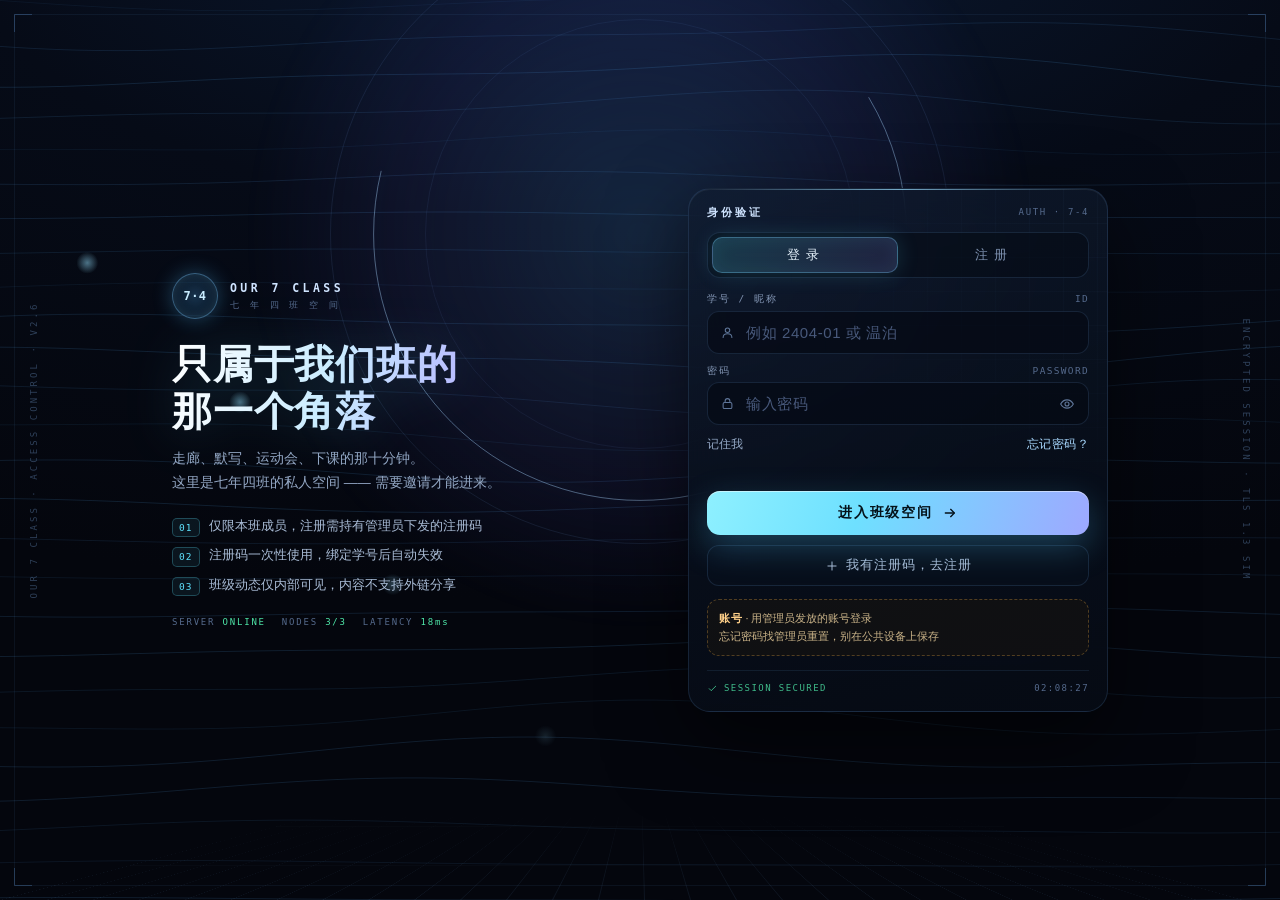
<file: public/index.html>
<!DOCTYPE html>
<html lang="zh-CN">
<head>
<meta charset="UTF-8">
<meta name="viewport" content="width=device-width, initial-scale=1, viewport-fit=cover, maximum-scale=1">
<meta name="theme-color" content="#04060d">
<title>七年四班在朋友圈 · OUR 7 CLASS</title>
<style>
:root{
  --bg:#04060d;
  --panel:rgba(11,19,33,.62);
  --panel-2:rgba(8,14,26,.8);
  --line:rgba(120,185,255,.14);
  --line-2:rgba(120,185,255,.3);
  --ink:#e7f0fd;
  --dim:#8194b2;
  --dim-2:#556a8c;
  --cyan:#5fe3ff;
  --violet:#a08cff;
  --amber:#ffb648;
  --r:18px;
}
*{box-sizing:border-box;-webkit-tap-highlight-color:transparent}
html,body{margin:0;padding:0;max-width:100%;overflow-x:hidden}
body{
  background:var(--bg);
  color:var(--ink);
  font-family:-apple-system,BlinkMacSystemFont,"PingFang SC","Hiragino Sans GB","Microsoft YaHei",sans-serif;
  -webkit-font-smoothing:antialiased;
  min-height:100vh;
  overflow-x:hidden;
}
button{font:inherit;color:inherit;background:none;border:0;padding:0;cursor:pointer}

/* ---------- 科幻背景 ---------- */
.bg{position:fixed;inset:0;z-index:0;overflow:hidden;pointer-events:none;background:
  radial-gradient(120% 80% at 50% -10%, #0b1a33 0%, #060b17 42%, #04060d 100%);}
#waves{position:absolute;inset:0;width:100%;height:100%;opacity:.9}
.bg-glow{position:absolute;left:50%;top:34%;width:min(120vw,760px);aspect-ratio:1;
  transform:translate(-50%,-50%);
  background:radial-gradient(circle, rgba(90,170,255,.16) 0%, rgba(90,120,255,.07) 42%, transparent 68%);
  filter:blur(6px)}
.rings{position:absolute;left:50%;top:34%;width:1px;height:1px}
.ring{position:absolute;left:50%;top:50%;border-radius:50%;transform:translate(-50%,-50%);
  border:1px solid rgba(130,180,255,.09)}
.r1{width:340px;height:340px;border-color:rgba(130,180,255,.11)}
.r2{width:520px;height:520px}
.r3{width:740px;height:740px;border-color:rgba(130,180,255,.06)}
.arc{position:absolute;left:50%;top:50%;width:600px;height:600px;transform:translate(-50%,-50%);
  animation:spin 46s linear infinite}
.arc circle{fill:none;stroke:rgba(170,215,255,.5);stroke-width:1.2;stroke-linecap:round;
  stroke-dasharray:1180 700;filter:drop-shadow(0 0 6px rgba(120,200,255,.5))}
@keyframes spin{to{transform:translate(-50%,-50%) rotate(360deg)}}
.deco{position:fixed;z-index:1;font:10px/1.6 ui-monospace,"SF Mono",Menlo,monospace;
  letter-spacing:.32em;color:rgba(110,150,200,.45);text-transform:uppercase;pointer-events:none}
.deco.tl{left:22px;top:22px}
.deco.tr{right:22px;top:22px;text-align:right}
.deco.bl{left:22px;bottom:22px}
.deco.br{right:22px;bottom:22px;text-align:right}
.bracket{position:fixed;width:16px;height:16px;border:1px solid rgba(120,180,255,.22);z-index:1;pointer-events:none}
.bracket.a{left:16px;top:16px;border-right:0;border-bottom:0}
.bracket.b{right:16px;top:16px;border-left:0;border-bottom:0}
.bracket.c{left:16px;bottom:16px;border-right:0;border-top:0}
.bracket.d{right:16px;bottom:16px;border-left:0;border-top:0}
@media (max-width:820px){.deco,.bracket{display:none}}

/* ---------- 外壳 ---------- */
.app{position:relative;z-index:2;width:100%;max-width:560px;margin:0 auto;
  padding:0 15px 118px}

/* ---------- 顶栏 ---------- */
.nav{position:sticky;top:0;z-index:30;display:flex;align-items:center;gap:8px;
  padding:calc(env(safe-area-inset-top) + 10px) 0 12px;
  background:linear-gradient(to bottom,rgba(4,6,13,.94) 58%,rgba(4,6,13,0));
  backdrop-filter:blur(16px);-webkit-backdrop-filter:blur(16px)}
.nav-side{display:flex;gap:8px}
.ic{width:36px;height:36px;display:grid;place-items:center;border-radius:50%;
  border:1px solid var(--line);background:rgba(13,22,38,.6);color:#b9cde7;
  backdrop-filter:blur(10px);transition:.18s}
.ic:active{transform:scale(.92)}
.ic:hover{border-color:var(--line-2);color:#fff}
.ic svg{width:17px;height:17px;stroke:currentColor;fill:none;stroke-width:1.7;
  stroke-linecap:round;stroke-linejoin:round}
.brand{flex:1;min-width:0;text-align:center}
.brand b{display:block;font:600 12.5px/1.2 ui-monospace,"SF Mono",Menlo,monospace;
  letter-spacing:.28em;color:#dcecff;white-space:nowrap;overflow:hidden;text-overflow:ellipsis}
.brand span{display:block;margin-top:4px;font:9.5px/1 ui-monospace,Menlo,monospace;
  letter-spacing:.3em;color:var(--dim-2)}
.exit{width:auto;padding:0 12px;border-radius:20px;gap:6px;display:flex;align-items:center;font-size:11.5px;
  letter-spacing:.1em;color:#93a9c6}
.exit svg{width:14px;height:14px}

/* ---------- 班级封面 ---------- */
.cover{position:relative;margin-top:4px;border:1px solid var(--line);border-radius:22px;
  overflow:hidden;padding:16px 16px 14px;min-height:118px;
  display:flex;align-items:flex-end;justify-content:space-between;gap:12px;
  background:
    linear-gradient(118deg,rgba(26,62,104,.62) 0%,rgba(46,30,92,.55) 52%,rgba(6,12,22,.72) 100%);
  box-shadow:0 18px 50px rgba(0,0,0,.45),inset 0 1px 0 rgba(255,255,255,.06)}
.cover::before{content:"";position:absolute;inset:0;pointer-events:none;opacity:.5;
  background-image:linear-gradient(rgba(140,200,255,.09) 1px,transparent 1px),
                   linear-gradient(90deg,rgba(140,200,255,.09) 1px,transparent 1px);
  background-size:38px 38px;
  mask-image:radial-gradient(120% 100% at 90% 0%,#000 20%,transparent 78%);
  -webkit-mask-image:radial-gradient(120% 100% at 90% 0%,#000 20%,transparent 78%)}
.cover::after{content:"";position:absolute;right:-40px;top:-60px;width:220px;height:220px;border-radius:50%;
  background:radial-gradient(circle,rgba(120,190,255,.28),transparent 62%);filter:blur(4px)}
.cover-main{position:relative;z-index:2}
.cover-kicker{font:9.5px/1 ui-monospace,Menlo,monospace;letter-spacing:.34em;color:rgba(160,205,255,.62);
  text-transform:uppercase}
.cover-name{margin-top:9px;font-size:21px;font-weight:700;letter-spacing:.06em;color:#fff;
  text-shadow:0 0 22px rgba(110,200,255,.45)}
.cover-sub{margin-top:6px;font-size:11.5px;color:#93a9c6;letter-spacing:.04em}
.cover-stats{position:relative;z-index:2;display:flex;gap:14px;text-align:right}
.cover-stats i{display:block;font-style:normal;font:600 17px/1 ui-monospace,Menlo,monospace;color:#dff2ff}
.cover-stats u{display:block;text-decoration:none;margin-top:5px;font-size:9.5px;letter-spacing:.16em;color:var(--dim-2)}
.emblem{position:absolute;right:14px;top:14px;width:44px;height:44px;border-radius:50%;
  display:grid;place-items:center;font:600 12px/1 ui-monospace,Menlo,monospace;letter-spacing:.04em;
  color:#bfe9ff;border:1px solid rgba(120,200,255,.4);
  background:radial-gradient(circle,rgba(80,180,255,.22),rgba(6,14,26,.6));
  box-shadow:0 0 18px rgba(80,190,255,.35),inset 0 0 12px rgba(120,210,255,.2)}

/* ---------- 功能按钮 ---------- */
.acts{display:grid;grid-template-columns:repeat(3,1fr);gap:9px;margin-top:11px}
.btn{display:flex;flex-direction:column;align-items:center;gap:7px;padding:12px 5px 11px;
  border:1px solid var(--line);border-radius:15px;background:var(--panel);
  font-size:12.5px;letter-spacing:.02em;color:#cfdcef;
  backdrop-filter:blur(12px);-webkit-backdrop-filter:blur(12px);
  transition:transform .16s,border-color .16s,background .16s,color .16s,box-shadow .16s}
.btn svg{width:19px;height:19px;stroke:currentColor;fill:none;stroke-width:1.6;
  stroke-linecap:round;stroke-linejoin:round;opacity:.92}
.btn:hover{border-color:var(--line-2);background:rgba(20,38,62,.72);color:#fff;transform:translateY(-1px)}
.btn:active{transform:scale(.97)}
.btn.on{color:var(--cyan);border-color:rgba(95,227,255,.42);
  background:rgba(18,52,74,.6);box-shadow:inset 0 0 26px rgba(95,227,255,.12),0 0 20px rgba(95,227,255,.08)}

/* ---------- 标题区 ---------- */
.sec{margin:26px 0 13px}
.kicker{display:flex;align-items:center;gap:9px;
  font:10px/1 ui-monospace,"SF Mono",Menlo,monospace;letter-spacing:.32em;
  color:var(--dim-2);text-transform:uppercase}
.kicker::after{content:"";flex:1;height:1px;background:linear-gradient(90deg,rgba(120,185,255,.28),transparent)}
.title{margin:11px 0 0;font-size:31px;font-weight:800;letter-spacing:.05em;line-height:1.16;
  background:linear-gradient(100deg,#ffffff 0%,#c9ecff 38%,#b7b6ff 72%,#ffffff 100%);
  -webkit-background-clip:text;background-clip:text;color:transparent;
  filter:drop-shadow(0 2px 24px rgba(95,227,255,.22))}
.subline{margin-top:9px;display:flex;align-items:center;gap:10px;
  font:10px/1 ui-monospace,Menlo,monospace;letter-spacing:.2em;color:var(--dim-2)}
.live{display:inline-flex;align-items:center;gap:6px;color:var(--cyan)}
.live i{width:5px;height:5px;border-radius:50%;background:var(--cyan);
  box-shadow:0 0 8px var(--cyan);animation:pulse 2.2s ease-in-out infinite}
@keyframes pulse{0%,100%{opacity:.35;transform:scale(.85)}50%{opacity:1;transform:scale(1.15)}}

/* ---------- 动态流 ---------- */
.feed{display:flex;gap:10px;align-items:flex-start}
.col{flex:1;min-width:0;display:flex;flex-direction:column;gap:10px}
.card{position:relative;min-width:0;max-width:100%;border:1px solid var(--line);border-radius:16px;overflow:hidden;
  background:var(--panel);backdrop-filter:blur(14px);-webkit-backdrop-filter:blur(14px);
  box-shadow:0 14px 34px rgba(0,0,0,.38);transition:transform .2s,border-color .2s,box-shadow .2s}
.card:hover{transform:translateY(-2px);border-color:rgba(120,185,255,.28);
  box-shadow:0 20px 44px rgba(0,0,0,.5),0 0 0 1px rgba(95,227,255,.06)}
.ph{position:relative;overflow:hidden;background:#070c16;line-height:0}
.ph svg{display:block;width:100%;height:auto}
.ph::after{content:"";position:absolute;inset:0;pointer-events:none;
  background:
    linear-gradient(to top,rgba(4,8,16,.82),rgba(4,8,16,0) 46%),
    repeating-linear-gradient(to bottom,rgba(180,225,255,.045) 0 1px,transparent 1px 3px)}
.ph-date{position:absolute;left:9px;top:9px;z-index:2;
  font:9.5px/1 ui-monospace,Menlo,monospace;letter-spacing:.16em;color:#d5ecff;
  padding:5px 7px;border-radius:6px;border:1px solid rgba(150,215,255,.28);
  background:rgba(6,14,26,.55);backdrop-filter:blur(6px)}
.ph-no{position:absolute;right:9px;top:9px;z-index:2;font:9px/1 ui-monospace,Menlo,monospace;
  letter-spacing:.14em;color:rgba(170,215,255,.65)}
.body{padding:10px 11px 8px;min-width:0}
.who{display:flex;align-items:center;gap:6px;min-width:0;font-size:11.5px;color:#c9d9ee;letter-spacing:.02em;
  white-space:nowrap;overflow:hidden;text-overflow:ellipsis}
.who .av{flex:0 0 auto;width:18px;height:18px;border-radius:50%;display:grid;place-items:center;
  font-size:9px;color:#0a1424;background:linear-gradient(140deg,#7fe6ff,#8f8bff);
  box-shadow:0 0 10px rgba(120,200,255,.35)}
.who .dot{color:var(--dim-2)}
.cap{margin:7px 0 0;font-size:12px;line-height:1.55;color:#9fb2cb;
  display:-webkit-box;-webkit-line-clamp:2;-webkit-box-orient:vertical;overflow:hidden}
.bar{display:flex;align-items:center;gap:4px;margin-top:9px;padding-top:8px;
  border-top:1px solid rgba(120,185,255,.1)}
.act{display:flex;align-items:center;gap:4px;padding:3px 6px;flex:0 0 auto;border-radius:8px;
  font:10.5px/1 ui-monospace,Menlo,monospace;color:#7186a6;transition:.16s}
.act svg{width:14px;height:14px;stroke:currentColor;fill:none;stroke-width:1.6;
  stroke-linecap:round;stroke-linejoin:round}
.act:hover{color:#cfe6ff;background:rgba(120,185,255,.08)}
.act.on{color:#ff7fa8}
.act.on.star{color:var(--amber)}
.act.on svg{fill:currentColor}
.act .n{font-size:9.5px;letter-spacing:.02em}
.pinrow{display:flex;align-items:center;justify-content:center;gap:5px;margin-top:9px;padding:6px 0;
  border-radius:9px;border:1px solid rgba(95,227,255,.26);background:rgba(95,227,255,.06);
  font:9.5px/1 ui-monospace,Menlo,monospace;letter-spacing:.14em;color:var(--cyan)}
.pinrow svg{width:11px;height:11px;stroke:currentColor;fill:none;stroke-width:1.6;
  stroke-linecap:round;stroke-linejoin:round}
.pin{margin-left:auto;font:9px/1 ui-monospace,Menlo,monospace;letter-spacing:.12em;color:var(--cyan);
  padding:4px 6px;border-radius:5px;border:1px solid rgba(95,227,255,.3);background:rgba(95,227,255,.08);
  white-space:nowrap}

/* 公示卡 */
.notice{border-color:rgba(255,182,72,.26);
  background:linear-gradient(168deg,rgba(40,29,13,.5) 0%,rgba(16,20,34,.72) 46%,rgba(9,14,25,.82) 100%)}
.notice::before{content:"";position:absolute;left:0;top:14px;bottom:14px;width:2px;border-radius:2px;
  background:linear-gradient(to bottom,rgba(255,182,72,0),var(--amber),rgba(255,182,72,0));
  box-shadow:0 0 14px rgba(255,182,72,.6)}
.n-head{display:flex;align-items:center;gap:7px;padding:11px 11px 0;min-width:0}
.n-tag{font:600 10px/1 ui-monospace,Menlo,monospace;letter-spacing:.22em;color:#0a0f1c;
  padding:5px 8px;border-radius:5px;background:linear-gradient(120deg,#ffd089,#ffab3d);
  box-shadow:0 0 16px rgba(255,175,65,.35)}
.n-pin{margin-left:auto;font:9px/1 ui-monospace,Menlo,monospace;letter-spacing:.16em;color:rgba(255,190,110,.75)}
.n-body{padding:9px 11px 0}
.n-who{font-size:11px;color:#cbb489;letter-spacing:.04em}
.n-text{margin:7px 0 0;font-size:13px;line-height:1.62;color:#efe4d2}
.n-text b{color:#fff;font-weight:700;letter-spacing:.02em}
.n-warn{display:inline-block;margin-top:8px;font:600 11px/1 ui-monospace,Menlo,monospace;
  letter-spacing:.2em;color:#ff9a4d;text-shadow:0 0 14px rgba(255,120,60,.55)}
.n-foot{display:flex;align-items:center;gap:6px;margin-top:10px;padding:8px 11px 10px;
  border-top:1px solid rgba(255,182,72,.14);font:9.5px/1 ui-monospace,Menlo,monospace;
  letter-spacing:.1em;color:#8d7f6c}
.n-foot .ok{color:#7fd7ff}

/* 底部 tab */
.tabbar{position:fixed;left:0;right:0;bottom:0;z-index:40;display:flex;justify-content:center;
  padding:10px 15px calc(10px + env(safe-area-inset-bottom));
  background:linear-gradient(to top,rgba(4,6,13,.97) 30%,rgba(4,6,13,.7) 64%,rgba(4,6,13,0));
  backdrop-filter:blur(10px);-webkit-backdrop-filter:blur(10px)}
.tabs{width:100%;max-width:530px;display:flex;justify-content:space-around;align-items:center;
  border:1px solid var(--line);border-radius:20px;background:rgba(10,17,30,.82);
  padding:7px 4px;box-shadow:0 14px 40px rgba(0,0,0,.55)}
.tab{position:relative;flex:1;display:flex;flex-direction:column;align-items:center;gap:4px;
  padding:5px 0 4px;border-radius:14px;color:#6d81a0;font-size:10.5px;letter-spacing:.08em;transition:.18s}
.tab svg{width:19px;height:19px;stroke:currentColor;fill:none;stroke-width:1.6;
  stroke-linecap:round;stroke-linejoin:round}
.tab.active{color:var(--cyan)}
.tab.active::before{content:"";position:absolute;top:-1px;width:20px;height:2px;border-radius:2px;
  background:var(--cyan);box-shadow:0 0 10px var(--cyan)}
.tab:active{transform:scale(.95)}

/* 公告堆叠 / 置顶标记 */
#noticeFeed{display:flex;flex-direction:column;gap:10px}
#noticeFeed:empty{display:none}
.card[hidden]{display:none!important}
.card.pinned{border-color:rgba(95,227,255,.38);
  box-shadow:0 18px 44px rgba(0,0,0,.5),0 0 0 1px rgba(95,227,255,.12)}
.pin-flag{position:absolute;right:8px;top:8px;z-index:3;
  font:8.5px/1 ui-monospace,Menlo,monospace;letter-spacing:.14em;color:#061420;
  padding:4px 6px;border-radius:5px;background:linear-gradient(120deg,#8be9ff,#5fe3ff);
  box-shadow:0 0 14px rgba(95,227,255,.4)}

/* 评论抽屉 */
.c-mask{position:fixed;inset:0;z-index:70;display:none;background:rgba(2,5,10,.62);
  backdrop-filter:blur(3px);-webkit-backdrop-filter:blur(3px)}
.c-mask.on{display:block}
.c-sheet{position:fixed;left:0;right:0;bottom:0;z-index:71;display:none;
  padding:0 12px calc(12px + env(safe-area-inset-bottom))}
.c-sheet.on{display:block}
.c-in{max-width:540px;margin:0 auto;border:1px solid var(--line-2);border-radius:18px;overflow:hidden;
  background:linear-gradient(175deg,rgba(16,30,50,.99),rgba(7,12,22,.99));
  box-shadow:0 -18px 60px rgba(0,0,0,.6)}
.c-hd{display:flex;align-items:center;gap:8px;padding:12px 14px;border-bottom:1px solid var(--line);
  font-size:12.5px;color:#cfe2f7;letter-spacing:.04em}
.c-hd b{font-weight:600}
.c-hd small{font:8.5px/1 ui-monospace,Menlo,monospace;letter-spacing:.16em;color:var(--dim-2)}
.c-hd .sp{flex:1}
.c-close{width:28px;height:28px;display:grid;place-items:center;border-radius:50%;
  border:1px solid var(--line);color:#9db3d0}
.c-close svg{width:13px;height:13px;stroke:currentColor;fill:none;stroke-width:1.8;stroke-linecap:round}
.c-list{max-height:42vh;overflow:auto;padding:4px 0}
.c-item{display:flex;gap:9px;padding:9px 14px}
.c-item .av{width:26px;height:26px;flex:0 0 auto;border-radius:9px;display:grid;place-items:center;
  font-size:10px;color:#0a1424;background:linear-gradient(140deg,#7fe6ff,#8f8bff)}
.c-item .cb{flex:1;min-width:0;font-size:12px;line-height:1.6;color:#a9bdd8;word-break:break-word}
.c-item .cb b{display:block;font-size:10.5px;color:#d6e6f8;margin-bottom:3px;font-weight:600}
.c-item time{display:block;margin-top:3px;font:8.5px/1 ui-monospace,Menlo,monospace;color:var(--dim-2)}
.c-empty{padding:22px 14px;text-align:center;font-size:11.5px;color:#5f7397}
.c-form{display:flex;gap:8px;padding:10px 12px;border-top:1px solid var(--line)}
.c-form input{flex:1;min-width:0;height:38px;padding:0 12px;border-radius:10px;border:1px solid var(--line);
  background:rgba(4,10,20,.7);color:#e7f0fd;font-size:16px;outline:none}
.c-form input::placeholder{color:#4e6483}
.c-form input:focus{border-color:rgba(95,227,255,.45)}
.c-form button{padding:0 15px;border-radius:10px;border:1px solid rgba(95,227,255,.35);
  background:rgba(95,227,255,.1);color:var(--cyan);font-size:12px;letter-spacing:.08em}

/* toast */
.toast{position:fixed;left:50%;bottom:calc(96px + env(safe-area-inset-bottom));z-index:60;
  transform:translate(-50%,14px);opacity:0;pointer-events:none;
  padding:9px 15px;border-radius:12px;border:1px solid rgba(120,185,255,.26);
  background:rgba(10,20,34,.94);backdrop-filter:blur(12px);
  font:11.5px/1 -apple-system,"PingFang SC",sans-serif;letter-spacing:.06em;color:#cfe6ff;
  box-shadow:0 12px 34px rgba(0,0,0,.5);transition:opacity .24s,transform .24s;white-space:nowrap}
.toast.show{opacity:1;transform:translate(-50%,0)}

/* 入场 */
.fade{animation:rise .55s cubic-bezier(.22,.7,.3,1)}
@keyframes rise{from{opacity:0;transform:translateY(10px)}to{opacity:1;transform:none}}
@media (prefers-reduced-motion:reduce){
  .fade,.arc,.live i{animation:none}
}
@media (max-width:360px){
  .title{font-size:27px}
  .cover{padding:14px 13px 12px}
  .btn{font-size:11.5px;padding:10px 4px}
}
</style>
<link rel="stylesheet" href="manage.css?v=11">
<link rel="stylesheet" href="upload.css?v=5">
<link rel="stylesheet" href="report.css?v=4">
<link rel="stylesheet" href="points.css?v=1">
<link rel="stylesheet" href="polls.css?v=4">
<link rel="stylesheet" href="tools.css?v=2">
</head>
<body>

<!-- 背景 -->
<div class="bg" aria-hidden="true">
  <canvas id="waves"></canvas>
  <div class="bg-glow"></div>
  <div class="rings">
    <div class="ring r1"></div>
    <div class="ring r2"></div>
    <div class="ring r3"></div>
    <svg class="arc" viewBox="0 0 600 600"><circle cx="300" cy="300" r="296"/></svg>
  </div>
</div>
<div class="deco tl">OUR 7 CLASS · FEED</div>
<div class="deco tr">UNIFIED CLASS LAYER</div>
<div class="deco bl">POWERED BY 七年四班</div>
<div class="deco br">ALL SYSTEMS NOMINAL</div>
<span class="bracket a"></span><span class="bracket b"></span>
<span class="bracket c"></span><span class="bracket d"></span>

<div class="app">

  <!-- 顶栏 -->
  <header class="nav">
    <div class="nav-side">
      <button class="ic" id="back" aria-label="返回">
        <svg viewBox="0 0 24 24"><path d="M15 5l-7 7 7 7"/></svg>
      </button>
      <button class="ic" id="search" aria-label="搜索">
        <svg viewBox="0 0 24 24"><circle cx="11" cy="11" r="6.5"/><path d="M16 16l4 4"/></svg>
      </button>
    </div>
    <div class="brand">
      <b>OUR 7 CLASS</b>
      <span>七 年 四 班</span>
    </div>
    <div class="nav-side">
      <button class="ic exit" id="exit">
        <svg viewBox="0 0 24 24"><path d="M14 4h5v16h-5"/><path d="M4 12h10"/><path d="M11 8l4 4-4 4"/></svg>
        <span>退出</span>
      </button>
    </div>
  </header>

  <!-- 班级封面 -->
  <section class="cover fade" style="animation-delay:.02s">
    <div class="emblem">7·4</div>
    <div class="cover-main">
      <div class="cover-kicker">CLASS SPACE / 2026</div>
      <div class="cover-name">七年四班</div>
      <div class="cover-sub">走廊、默写、运动会，都记在这里</div>
    </div>
    <div class="cover-stats">
      <div><i id="statMembers">0</i><u>成员</u></div>
      <div><i id="statPosts">0</i><u>动态</u></div>
      <div><i id="statPins">0</i><u>置顶</u></div>
    </div>
  </section>

  <!-- 功能按钮 -->
  <section class="acts fade" style="animation-delay:.06s">
    <button class="btn" id="membersBtn">
      <svg viewBox="0 0 24 24"><circle cx="9" cy="8" r="3.2"/><path d="M3 20c0-3.3 2.7-5.5 6-5.5s6 2.2 6 5.5"/><path d="M16 5.2a3 3 0 010 5.6"/><path d="M17.5 14.6c2.1.7 3.5 2.4 3.5 4.9"/></svg>
      成员
    </button>
    <button class="btn" id="lockBtn">
      <svg viewBox="0 0 24 24"><rect x="5" y="10.5" width="14" height="9.5" rx="2.2"/><path d="M8.2 10.5V8a3.8 3.8 0 017.6 0v2.5"/><path d="M12 14.6v2.2"/></svg>
      <span id="lockLabel">锁定</span>
    </button>
    <button class="btn" id="adminBtn">
      <svg viewBox="0 0 24 24"><path d="M4 7h16"/><path d="M7 12h13"/><path d="M10 17h10"/><circle cx="4.6" cy="12" r="1.1"/><circle cx="7.6" cy="17" r="1.1"/></svg>
      管理
    </button>
    <button class="btn" id="photoBtn">
      <svg viewBox="0 0 24 24"><rect x="3.5" y="5" width="17" height="14" rx="2.4"/><circle cx="9" cy="10" r="1.8"/><path d="M4.5 16.5l5-4.6 4 3.4 2.6-2.2 3.4 3"/></svg>
      上传照片
    </button>
    <button class="btn" id="textBtn">
      <svg viewBox="0 0 24 24"><path d="M5 7h14"/><path d="M5 12h9"/><path d="M5 17h6"/><path d="M17.5 12.5l3 3-4.2 4.2-3.4.4.4-3.4z"/></svg>
      上传文字
    </button>
    <button class="btn" id="toolsBtn">
      <svg viewBox="0 0 24 24"><path d="M14.5 4.5l5 5-3 1.2-3.2-3.2z"/><path d="M13 6.8l-8 8v3.2h3.2l8-8"/><path d="M6 20h12"/></svg>
      小工具
    </button>
  </section>

  <!-- 标题 -->
  <div class="sec fade" style="animation-delay:.1s">
    <div class="kicker">CLASS FEED · 班级动态</div>
    <h1 class="title">七年四班在朋友圈</h1>
    <div class="subline">
      <span class="live"><i></i>LIVE</span>
      <span>2026.11.02</span>
      <span>· <b id="feedCount" style="font-weight:400">0</b> 条动态</span>
    </div>
  </div>

  <!-- 动态流 -->
  <div class="feed">

    <!-- 左列 -->
    <div class="col">


    </div>

    <!-- 右列 -->
    <div class="col">

      <div id="noticeFeed"></div>


    </div>
  </div>
</div>

<!-- 积分册 -->
<section class="pview" id="pointsView" hidden>
  <div class="pv-head">
    <h2>积分册</h2>
    <span class="pv-sub" id="pvSub">0 / 50 已登记</span>
  </div>

  <div class="pv-notice">
    <div class="pn-label"><b>📢 郭老师的话</b><button class="pn-edit" id="pvNoticeEditBtn" hidden>编辑</button></div>
    <div class="pn-text empty" id="pvNoticeText">还没有公告</div>
    <textarea id="pvNoticeEdit" hidden maxlength="500" placeholder="写一条积分公告…（只有郭老师能发）"></textarea>
    <div class="pn-acts" id="pvNoticeActs" hidden>
      <button id="pngCancel">取消</button>
      <button class="ok" id="pngSave">发布</button>
    </div>
  </div>

  <div class="pv-list" id="pvList"></div>
  <div class="pv-foot" id="pvFoot"></div>
</section>

<section class="pview" id="pollsView" hidden>
  <div class="pl-head">
    <button class="pl-back" id="plBack" aria-label="返回">‹</button>
    <h2>班级投票</h2>
    <span class="pl-mk" id="plMk">—</span>
    <button class="pl-new" id="plNewBtn" hidden>＋ 发起投票</button>
  </div>

  <div class="pl-form" id="plForm" hidden>
    <div class="fl">题目</div>
    <input id="plFTitle" maxlength="40" placeholder="比如：这次春游去哪儿">
    <div class="fl">说明 · 可选</div>
    <textarea id="plFDesc" maxlength="200" rows="2" placeholder="补充一句背景，让大家知道为什么要投"></textarea>
    <div class="fl">选项 · 2 到 6 个</div>
    <div id="plFOpts"></div>
    <button class="add" id="plFAdd">＋ 再加一个选项</button>
    <div class="multi-row"><span>允许多选</span>
      <button class="tk-sw" id="plFMulti" aria-pressed="false"><i></i></button>
    </div>
    <div class="foot">
      <button class="cancel" id="plFCancel">取消</button>
      <button class="submit" id="plFSubmit">发 起 投 票</button>
    </div>
  </div>

  <div id="plList"></div>
</section>

<!-- 底部导航 -->
<nav class="tabbar">
  <div class="tabs">
    <button class="tab active" data-tab="首页">
      <svg viewBox="0 0 24 24"><path d="M4 10.5L12 4l8 6.5V20H4z"/><path d="M9.5 20v-5.5h5V20"/></svg>
      首页
    </button>
    <button class="tab" data-tab="积分">
      <svg viewBox="0 0 24 24"><circle cx="12" cy="12" r="8"/><path d="M12 8.2l1.3 2.6 2.9.4-2.1 2 .5 2.9-2.6-1.4-2.6 1.4.5-2.9-2.1-2 2.9-.4z"/></svg>
      积分
    </button>
    <button class="tab" data-tab="我的">
      <svg viewBox="0 0 24 24"><circle cx="12" cy="8.4" r="3.6"/><path d="M5 20c0-3.6 3.1-6 7-6s7 2.4 7 6"/></svg>
      我的
    </button>
  </div>
</nav>

<button class="undo-btn" id="undoBtn" hidden>
  <svg viewBox="0 0 24 24"><path d="M9 7L4 12l5 5"/><path d="M4 12h9a6 6 0 010 12h-2"/></svg>
  <span id="undoTxt">撤销</span>
</button>

<div class="toast" id="toast"></div>

<script src="store.js?v=3"></script>
<script>
/* ---------- 会话校验：没登录不许直接进 ---------- */
(function(){
  var s = null;
  try { s = JSON.parse(sessionStorage.getItem('c74_session') || 'null'); } catch(e){}
  if(!s || !s.id){ location.replace("auth.html"); }
})();

/* ---------- 背景：流线场 ---------- */
(function(){
  var cv = document.getElementById('waves');
  if(!cv) return;
  var ctx = cv.getContext('2d');
  var W = 0, H = 0, dpr = 1, t = 0;
  var reduce = window.matchMedia('(prefers-reduced-motion: reduce)').matches;

  function resize(){
    dpr = Math.min(window.devicePixelRatio || 1, 2);
    W = cv.clientWidth; H = cv.clientHeight;
    cv.width = Math.round(W * dpr); cv.height = Math.round(H * dpr);
    ctx.setTransform(dpr, 0, 0, dpr, 0, 0);
  }

  function frame(){
    if(!W || !H){ resize(); }
    ctx.clearRect(0, 0, W, H);
    var rows = 24, step = 7;
    for(var i = 0; i < rows; i++){
      var base = H * (i / (rows - 1));
      var amp = 9 + Math.sin(i * 0.72) * 6;
      ctx.beginPath();
      for(var x = -24; x <= W + 24; x += step){
        var k = x / (W || 1);
        var y = base
          + Math.sin(k * 6.4 + t * 0.32 + i * 0.42) * amp
          + Math.sin(k * 12.1 - t * 0.21 + i * 1.27) * amp * 0.44
          + Math.sin(k * 3.2 + t * 0.13) * 8;
        if(x === -24){ ctx.moveTo(x, y); } else { ctx.lineTo(x, y); }
      }
      var a = 0.085 + 0.09 * Math.abs(Math.sin(i * 0.8 + t * 0.1));
      ctx.strokeStyle = 'rgba(96,180,250,' + a.toFixed(3) + ')';
      ctx.lineWidth = 1;
      ctx.stroke();
    }
    /* 流动节点 */
    for(var d = 0; d < 6; d++){
      var px = ((t * (18 + d * 7) + d * 137) % (W + 120)) - 60;
      var py = H * (0.16 + 0.13 * d) + Math.sin(px / 90 + t * 0.5 + d) * 14;
      var g = ctx.createRadialGradient(px, py, 0, px, py, 12);
      g.addColorStop(0, 'rgba(150,225,255,' + (0.35 + 0.2 * Math.sin(t + d)) + ')');
      g.addColorStop(1, 'rgba(150,225,255,0)');
      ctx.fillStyle = g;
      ctx.beginPath(); ctx.arc(px, py, 12, 0, 6.2832); ctx.fill();
    }
    t += 0.016;
    if(!reduce){ requestAnimationFrame(frame); }
  }

  resize();
  window.addEventListener('resize', function(){ resize(); if(reduce) frame(); });
  frame();
})();

/* ---------- 轻交互 ---------- */
(function(){
  var toastEl = document.getElementById('toast'), timer = null;
  function toast(msg){
    toastEl.textContent = msg;
    toastEl.classList.add('show');
    clearTimeout(timer);
    timer = setTimeout(function(){ toastEl.classList.remove('show'); }, 1700);
  }

  document.querySelectorAll('[data-toast]').forEach(function(b){
    b.addEventListener('click', function(){ toast(b.dataset.toast); });
  });

  /* 点赞 / 收藏 */
  document.addEventListener('click', function(e){
    var btn = e.target.closest && e.target.closest('.act.like, .act.star');
    if(!btn) return;
    var n = btn.querySelector('.n');
    if(!n) return;
    if(!btn.dataset.n) btn.dataset.n = String(parseInt(n.textContent,10)||0);
    var base = parseInt(btn.dataset.n, 10) || 0;
    var on = btn.classList.toggle('on');
    n.textContent = on ? base + 1 : base;
  });

  /* 锁定：状态在服务器，逻辑见 manage.js */

  /* 顶栏 */
  document.getElementById('search')?.addEventListener('click', function(){ toast('搜索：还没做'); });
  document.getElementById('back')?.addEventListener('click', function(){ toast('返回上一层'); });
  document.getElementById('exit')?.addEventListener('click', function(){
    try {
      sessionStorage.removeItem('c74_session');
      sessionStorage.removeItem('c74_admin_session');
      sessionStorage.removeItem('c74_undo_v1');
      localStorage.removeItem('c74_token');
      localStorage.removeItem('c74_me');
    } catch(e){}
    location.href = 'auth.html';
  });

  /* 底部 tab */
  document.querySelectorAll('.tab').forEach(function(tab){
    tab.addEventListener('click', function(){
      document.querySelectorAll('.tab').forEach(function(o){ o.classList.remove('active'); });
      tab.classList.add('active');
      var name = tab.dataset.tab;
      if(name === '我的'){
        if(window.C74Points) window.C74Points.close();
        if(window.C74Polls) window.C74Polls.close();
        if(window.C74Account) window.C74Account.open();
        else toast('账户面板还没准备好');
      } else if(name === '积分'){
        if(window.C74Polls) window.C74Polls.close();
        if(window.C74Points) window.C74Points.open();
        else toast('积分页还没准备好');
      } else {
        if(window.C74Points) window.C74Points.close();
        if(window.C74Polls) window.C74Polls.close();
        window.scrollTo({ top: 0, behavior: 'smooth' });
      }
    });
  });
})();
</script>
<script>
/* ---------- 与管理工作台共享的数据 / 评论 ---------- */
(function(){
  var KEY = 'c74_admin_v1';
  var db = null;
  try { db = (window.C74 && C74.load) ? C74.load() : JSON.parse(localStorage.getItem(KEY) || 'null'); } catch(e) {}
  var hasStore = !!(db && Array.isArray(db.posts));
  var session = {};
  try { session = JSON.parse(sessionStorage.getItem('c74_session') || '{}'); } catch(e) {}
  var me = session.name || session.id || '同学';

  function $(s,r){ return (r||document).querySelector(s); }
  function $$(s,r){ return Array.prototype.slice.call((r||document).querySelectorAll(s)); }
  function esc(s){ return String(s).replace(/[&<>"']/g,function(c){
    return {'&':'&amp;','<':'&lt;','>':'&gt;','"':'&quot;',"'":'&#39;'}[c]; }); }
  function pad(n){ return n<10?'0'+n:''+n; }
  function stamp(){
    var d = new Date();
    return pad(d.getMonth()+1)+'.'+pad(d.getDate())+' '+pad(d.getHours())+':'+pad(d.getMinutes());
  }
  function save(){
    if(!hasStore) return;
    try { if(window.C74) C74.save(db); else localStorage.setItem(KEY, JSON.stringify(db)); } catch(e) {}
  }

  /* 管理入口 */
  var adminBtn = document.getElementById('adminBtn');
  if(adminBtn) adminBtn.addEventListener('click', function(){ location.href = 'admin.html'; });

  /* ---------- 公告 ---------- */
  var feed = document.getElementById('noticeFeed');
  if(feed){
    if(hasStore && Array.isArray(db.notices) && db.notices.length){
      var notices = db.notices.slice().sort(function(a,b){ return (b.pinned?1:0)-(a.pinned?1:0); }).slice(0,3);
      feed.innerHTML = notices.map(function(n){
        var text = esc(n.text).replace(/\n/g,'<br>');
        return '<article class="card notice fade" data-nid="'+esc(n.id)+'">'+
          '<div class="n-head"><span class="n-tag">'+(n.urgent?'重要':'公示')+'</span>'+
          (n.pinned?'<span class="n-pin">PINNED · '+esc(n.author)+'</span>':'')+'</div>'+
          '<div class="n-body"><div class="n-who">'+esc(n.author)+'</div>'+
          '<p class="n-text">'+text+'</p>'+
          ((n.images && n.images.length)
            ? '<div class="n-imgs'+(n.images.length>1?' multi':'')+'">'+
              n.images.slice(0,3).map(function(u,i){ return '<img src="'+u+'" alt="图片'+(i+1)+'">'; }).join('')+
              '</div>'
            : '')+
          (n.urgent?'<span class="n-warn">重 要 ！ ！ ！</span>':'')+'</div>'+
          '<div class="n-foot"><span class="ok">已读 '+(n.reads||0)+' / '+(window.C74NoticeTotal||0)+'</span>'+
          '<span>· '+(n.pinned?'置顶':'公告')+'</span></div></article>';
      }).join('');
    }
  }

  /* ---------- 动态：隐藏 / 置顶 ---------- */
  var postMap = {};
  if(hasStore){
    db.posts.forEach(function(p){ postMap[p.id] = p; });
    $$('.card[data-post]').forEach(function(card){
      var p = postMap[card.getAttribute('data-post')];
      if(!p) return;
      if(p.hidden){ card.hidden = true; return; }
      if(p.pinned){
        card.classList.add('pinned');
        var flag = document.createElement('span');
        flag.className = 'pin-flag';
        flag.textContent = '置顶';
        card.appendChild(flag);
      }
    });
  } else {
    $$('.card[data-post]').forEach(function(card){
      postMap[card.getAttribute('data-post')] = { id: card.getAttribute('data-post'), comments: [] };
    });
  }

  /* 评论数 = 初始数字 + 新评论 */
  $$('.card[data-post]').forEach(function(card){
    var id = card.getAttribute('data-post');
    var p = postMap[id];
    var btn = card.querySelector('.act.cmt');
    var nEl = btn && btn.querySelector('.n');
    if(nEl && !nEl.dataset.base) nEl.dataset.base = nEl.textContent;
    if(p && nEl) nEl.textContent = (parseInt(nEl.dataset.base,10)||0) + (p.comments||[]).length;
  });

  /* ---------- 评论抽屉（不依赖管理数据，任何人都能用） ---------- */
  var mask = document.createElement('div');
  mask.className = 'c-mask';
  mask.id = 'cMask';
  var sheet = document.createElement('div');
  sheet.className = 'c-sheet';
  sheet.id = 'cSheet';
  sheet.innerHTML = '<div class="c-in">'+
    '<div class="c-hd"><b>评论</b><small id="cSub">COMMENTS</small><span style="flex:1"></span>'+
    '<button class="c-close" id="cClose" aria-label="关闭"><svg viewBox="0 0 24 24"><path d="M6 6l12 12M18 6L6 18"/></svg></button></div>'+
    '<div class="c-list" id="cList"></div>'+
    '<div class="c-form"><input id="cInput" maxlength="80" placeholder="说点什么…" autocomplete="off">'+
    '<button id="cSend">发送</button></div></div>';
  document.body.appendChild(mask);
  document.body.appendChild(sheet);

  var curPost = null;
  function currentCard(){
    return curPost ? document.querySelector('.card[data-post="'+curPost.id+'"]') : null;
  }
  function renderComments(){
    var box = $('#cList');
    if(!curPost){ box.innerHTML = ''; return; }
    var list = curPost.comments || [];
    $('#cSub').textContent = 'COMMENTS · ' + list.length;
    box.innerHTML = list.length ? list.map(function(c){
      return '<div class="c-item"><span class="av">'+esc(String(c.who||'?').charAt(0))+'</span>'+
        '<div class="cb"><b>'+esc(c.who)+'</b>'+esc(c.text)+'<time>'+esc(c.at)+'</time></div></div>';
    }).join('') : '<div class="c-empty">还没有人评论，来第一句</div>';
    box.scrollTop = box.scrollHeight;
  }
  function openComments(id){
    curPost = postMap[id];
    if(!curPost) return;
    if(!curPost.comments) curPost.comments = [];
    renderComments();
    mask.classList.add('on');
    sheet.classList.add('on');
  }
  function closeComments(){
    mask.classList.remove('on');
    sheet.classList.remove('on');
    curPost = null;
  }
  mask.addEventListener('click', closeComments);
  $('#cClose').addEventListener('click', closeComments);

  function refreshCount(){
    var card = currentCard();
    if(!card) return;
    var nEl = card.querySelector('.act.cmt .n');
    if(nEl) nEl.textContent = (parseInt(nEl.dataset.base,10)||0) + (curPost.comments||[]).length;
  }
  function send(){
    if(!curPost) return;
    var input = $('#cInput');
    var t = (input.value || '').trim();
    if(!t) return;
    curPost.comments.push({ who: me, text: t, at: stamp() });
    save();
    input.value = '';
    renderComments();
    refreshCount();
  }
  $('#cSend').addEventListener('click', send);
  $('#cInput').addEventListener('keydown', function(e){
    if(e.key === 'Enter'){ e.preventDefault(); send(); }
  });

  document.addEventListener('click', function(e){
    var btn = e.target.closest && e.target.closest('.act.cmt');
    if(!btn) return;
    var card = btn.closest('[data-post]');
    if(card) openComments(card.getAttribute('data-post'));
  });

  /* 供上传模块登记新动态，保证评论可用 */
  window.C74Cmt = {
    register: function(p){ if(p && p.id){ postMap[p.id] = p; } },
    open: openComments
  };
})();
</script>
<script src="manage.js?v=22"></script>
<script src="upload.js?v=16"></script>
<script src="report.js?v=9"></script>
<script src="points.js?v=2"></script>
<script src="polls.js?v=3"></script>
<script src="tools.js?v=7"></script>
</body>
</html>
</file>
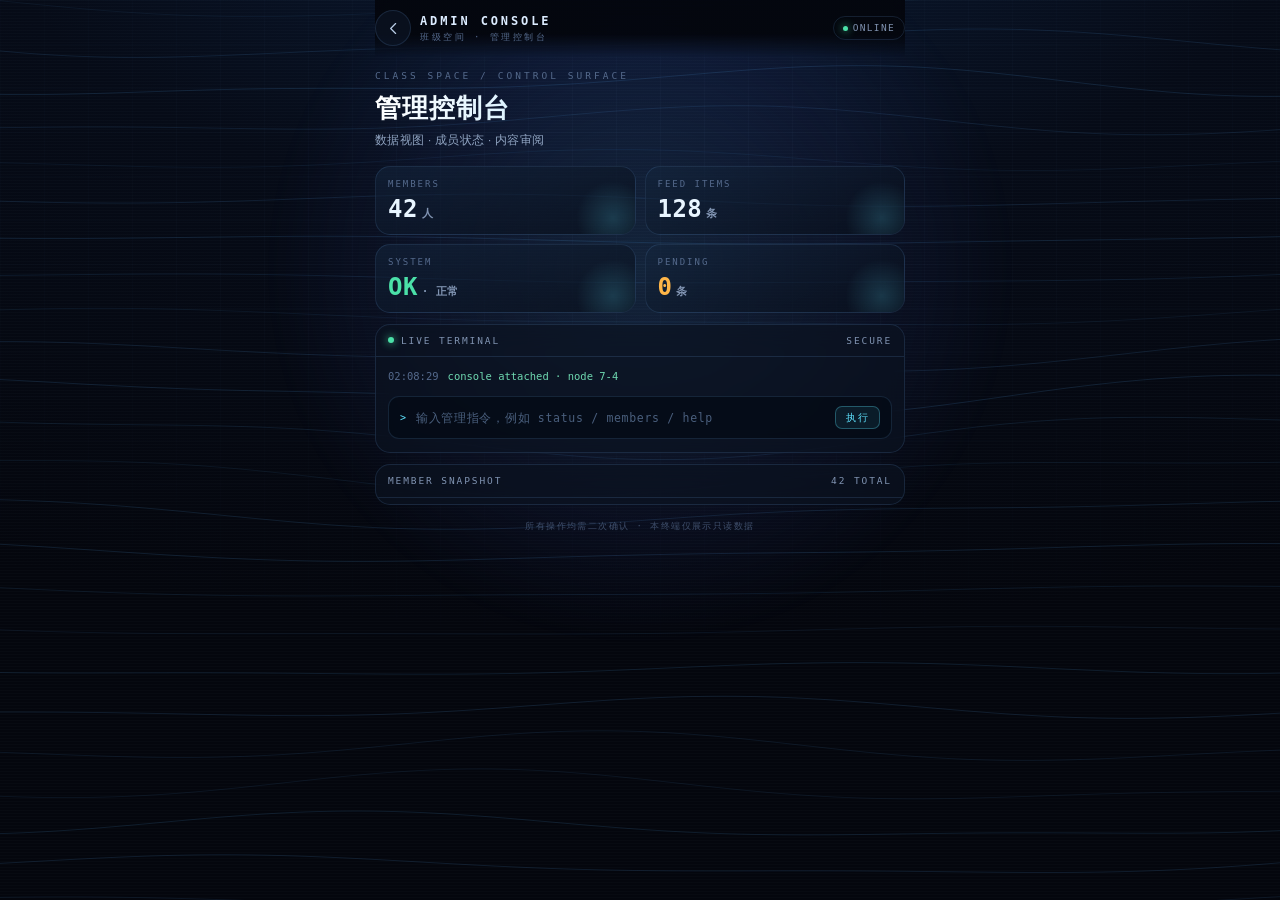
<file: public/admin.html>
<!DOCTYPE html>
<html lang="zh-CN">
<head>
<meta charset="UTF-8">
<meta name="viewport" content="width=device-width, initial-scale=1, viewport-fit=cover, maximum-scale=1">
<meta name="theme-color" content="#04060d">
<title>管理控制台 · 七年四班</title>
<link rel="stylesheet" href="admin.css?v=11">
<script src="store.js?v=1"></script>
</head>
<body>

<!-- 背景 -->
<div class="bg" aria-hidden="true">
  <canvas id="waves"></canvas>
  <div class="bg-glow"></div>
</div>
<div class="grid" aria-hidden="true"></div>
<div class="scan" aria-hidden="true"></div>

<!-- ================= 1. 诱饵控制台 ================= -->
<section class="screen on" id="scr-decoy">
  <div class="wrap">
    <header class="bar-top">
      <button class="ic" id="decoyBack" aria-label="返回">
        <svg viewBox="0 0 24 24"><path d="M15 5l-7 7 7 7"/></svg>
      </button>
      <div class="bar-title">
        <b>ADMIN CONSOLE</b>
        <span>班级空间 · 管理控制台</span>
      </div>
      <span class="chip" id="decoyStatus"><i></i>ONLINE</span>
      <button class="hotspot tr" id="hotTR" aria-label="状态"></button>
    </header>

    <div class="dash-head">
      <div class="dash-kicker">CLASS SPACE / CONTROL SURFACE</div>
      <h1 class="dash-title">管理控制台</h1>
      <div class="dash-sub">数据视图 · 成员状态 · 内容审阅</div>
    </div>

    <div class="stats">
      <div class="stat"><u>Members</u><i>42<em>人</em></i></div>
      <div class="stat"><u>Feed Items</u><i>128<em>条</em></i></div>
      <div class="stat ok"><u>System</u><i>OK<em>· 正常</em></i></div>
      <div class="stat warn"><u>Pending</u><i>0<em>条</em></i></div>
    </div>

    <div class="panel-card">
      <div class="panel-hd"><span class="dot"></span>LIVE TERMINAL<span class="sp"></span>SECURE</div>
      <div class="term">
        <div class="term-out" id="termOut"></div>
        <div class="term-in">
          <span>&gt;</span>
          <input id="termCmd" placeholder="输入管理指令，例如 status / members / help" autocomplete="off">
          <button id="termRun">执行</button>
        </div>
      </div>
    </div>

    <div class="panel-card">
      <div class="panel-hd">MEMBER SNAPSHOT<span class="sp"></span>42 TOTAL</div>
      <div class="fake-rows" id="fakeRows"></div>
    </div>

    <p class="hintline">所有操作均需二次确认 · 本终端仅展示只读数据</p>
  </div>
</section>

<!-- ================= 2. 低层密钥入口 ================= -->
<section class="screen" id="scr-gate-low" data-level="low">
  <div class="wrap gate">
    <div class="gate-top">
      <span class="gate-sys">RESTRICTED AREA · LV.1</span>
      <span class="gate-id"><i></i>KEY REQUIRED</span>
    </div>

    <div class="gate-hero">
      <div class="gate-ring">
        <div class="r"></div>
        <div class="r r2"></div>
        <div class="core">
          <svg viewBox="0 0 24 24"><rect x="5" y="10.5" width="14" height="9.5" rx="2.2"/><path d="M8.2 10.5V8a3.8 3.8 0 017.6 0v2.5"/><path d="M12 14.4v2.6"/></svg>
        </div>
      </div>
      <h2 class="gate-t">身份核验</h2>
      <p class="gate-e">IDENTITY CHALLENGE · LEVEL 01</p>
      <p class="gate-note">低层管理区用于日常维护：成员资料、公告与置顶。<br>请输入管理员用户名与四位密钥。</p>
    </div>

    <div class="gate-panel">
      <div class="ph"><b>◆</b>SECURE INPUT<span class="sp" style="flex:1"></span>ENCRYPTED / AES-256</div>
      <div class="gate-body">
        <div class="fld">
          <label for="gateUser">用户名 <span>USERNAME</span></label>
          <div class="inp">
            <svg viewBox="0 0 24 24"><circle cx="12" cy="8.4" r="3.6"/><path d="M5 20c0-3.6 3.1-6 7-6s7 2.4 7 6"/></svg>
            <input id="gateUser" placeholder="输入管理员用户名" autocomplete="username" autocapitalize="off" spellcheck="false">
          </div>
        </div>
        <div class="fld" style="margin-bottom:8px">
          <label>访问密钥 <span>ACCESS KEY · 4 DIGITS</span></label>
          <div class="keydots" id="keyDots"><i></i><i></i><i></i><i></i></div>
        </div>
        <div class="keypad" id="keypad">
          <button data-k="1">1</button><button data-k="2">2</button><button data-k="3">3</button>
          <button data-k="4">4</button><button data-k="5">5</button><button data-k="6">6</button>
          <button data-k="7">7</button><button data-k="8">8</button><button data-k="9">9</button>
          <button class="fn" data-k="clear">清空</button><button data-k="0">0</button>
          <button class="fn" data-k="del">⌫</button>
          <button class="go" data-k="go" style="grid-column:1/-1">核 验 密 钥</button>
        </div>
        <div class="gate-msg" id="gateMsg"></div>
        <div class="gate-foot">
          <span>SECURE CHANNEL · NODE 7-4</span>
          <span class="brk"><i class="on"></i><i class="on"></i><i></i></span>
        </div>
      </div>
    </div>
  </div>
</section>

<!-- ================= 3. 高级密钥入口 ================= -->
<section class="screen" id="scr-gate-high" data-level="high">
  <div class="wrap gate">
    <div class="gate-top">
      <span class="gate-sys">RESTRICTED AREA · LV.2</span>
      <span class="gate-id"><i></i>ROOT REQUIRED</span>
    </div>

    <div class="gate-hero">
      <div class="gate-ring">
        <div class="r"></div>
        <div class="r r2"></div>
        <div class="core">
          <svg viewBox="0 0 24 24"><path d="M12 3l7.5 3.4v5.1c0 4.6-3.1 8.2-7.5 9.5-4.4-1.3-7.5-4.9-7.5-9.5V6.4z"/><path d="M9.2 12.1l2 2 3.7-4.1"/></svg>
        </div>
      </div>
      <h2 class="gate-t">高级管理区</h2>
      <p class="gate-e">ROOT CHALLENGE · LEVEL 02</p>
      <p class="gate-note">高级管理区掌握封禁、清空与密钥变更权限。<br>此处每一次操作都会留下不可撤销的记录。</p>
    </div>

    <div class="gate-panel">
      <div class="ph"><b>◆</b>ROOT INPUT<span class="sp" style="flex:1"></span>ENCRYPTED / AES-256</div>
      <div class="gate-body">
        <div class="fld">
          <label for="gateUserHigh">用户名 <span>USERNAME</span></label>
          <div class="inp">
            <svg viewBox="0 0 24 24"><circle cx="12" cy="8.4" r="3.6"/><path d="M5 20c0-3.6 3.1-6 7-6s7 2.4 7 6"/></svg>
            <input id="gateUserHigh" placeholder="输入高级管理员用户名" autocomplete="username" autocapitalize="off" spellcheck="false">
          </div>
        </div>
        <div class="fld" style="margin-bottom:8px">
          <label>根密钥 <span>ROOT KEY · 4 DIGITS</span></label>
          <div class="keydots" id="keyDotsHigh"><i></i><i></i><i></i><i></i></div>
        </div>
        <div class="keypad" id="keypadHigh">
          <button data-k="1">1</button><button data-k="2">2</button><button data-k="3">3</button>
          <button data-k="4">4</button><button data-k="5">5</button><button data-k="6">6</button>
          <button data-k="7">7</button><button data-k="8">8</button><button data-k="9">9</button>
          <button class="fn" data-k="clear">清空</button><button data-k="0">0</button>
          <button class="fn" data-k="del">⌫</button>
          <button class="go" data-k="go" style="grid-column:1/-1">核 验 根 密 钥</button>
        </div>
        <div class="gate-msg" id="gateMsgHigh"></div>
        <div class="gate-foot">
          <span>ROOT CHANNEL · NODE 7-4</span>
          <span class="brk"><i class="on"></i><i class="on"></i><i class="on"></i></span>
        </div>
      </div>
    </div>
  </div>
</section>

<button class="hotspot tr3" id="hotTR3" aria-label="status"></button>

<!-- ================= 核验动画 ================= -->
<div class="verify" id="verify" data-phase="check">
  <div class="verify-inner">
    <div class="v-ring">
      <div class="track"></div>
      <div class="sweep"></div>
      <div class="pulse"></div>
      <div class="core">
        <svg viewBox="0 0 24 24" id="vIcon"><path d="M12 3l7.5 3.4v5.1c0 4.6-3.1 8.2-7.5 9.5-4.4-1.3-7.5-4.9-7.5-9.5V6.4z"/><path d="M9.2 12.1l2 2 3.7-4.1" class="vcheck" opacity="0"/></svg>
      </div>
    </div>
    <h2 id="vTitle">正在核验身份信息…</h2>
    <p class="en" id="vEn">VERIFYING IDENTITY…</p>
    <div class="v-bar"><i id="vBar"></i></div>
    <p class="v-note" id="vNote">CHALLENGE · LEVEL 01 · NODE 7-4</p>
    <div class="v-burst" id="vBurst"></div>
    <div class="v-skip">轻触任意位置跳过</div>
  </div>
</div>

<!-- 抽屉 -->
<div class="sheet-mask" id="sheetMask"></div>
<div class="sheet" id="sheet">
  <div class="sheet-in">
    <div class="sheet-hd">
      <div class="av" id="shAv">温</div>
      <div>
        <b id="shName">温泊</b>
        <span id="shId">2404-17</span>
      </div>
      <span class="sp"></span>
      <button class="ic" id="shClose" aria-label="关闭">
        <svg viewBox="0 0 24 24"><path d="M6 6l12 12M18 6L6 18"/></svg>
      </button>
    </div>
    <div class="sheet-body" id="shBody"></div>
  </div>
</div>

<button class="hotspot bl" id="hotBL" aria-label="版本"></button>

<div class="toast" id="toast"></div>

<script src="admin.js?v=13"></script>
</body>
</html>
</file>
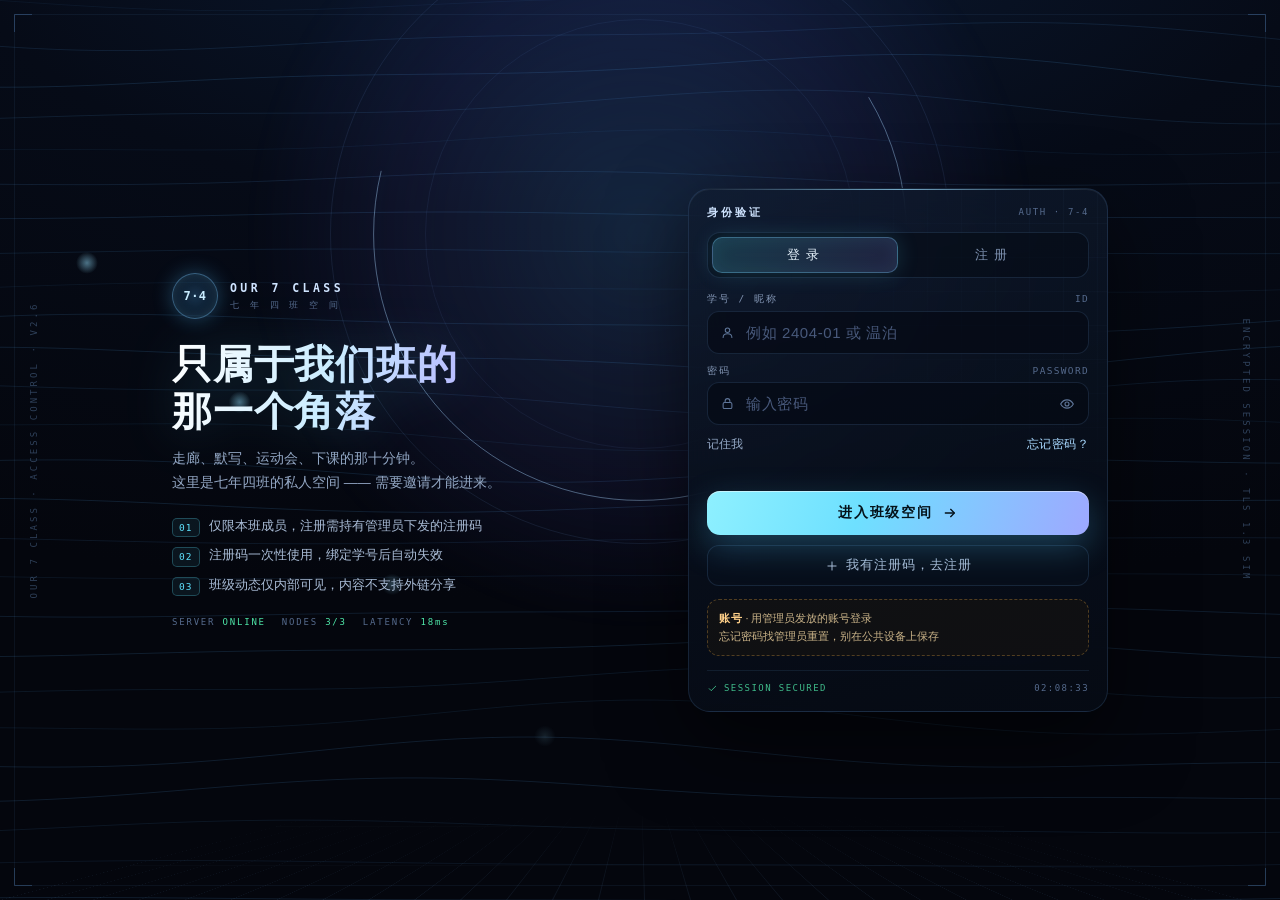
<file: public/auth.html>
<!DOCTYPE html>
<html lang="zh-CN">
<head>
<meta charset="UTF-8">
<meta name="viewport" content="width=device-width, initial-scale=1, viewport-fit=cover, maximum-scale=1">
<meta name="theme-color" content="#04060d">
<title>身份验证 · 七年四班空间</title>
<link rel="stylesheet" href="auth.css?v=7">
</head>
<body class="auth-bg">

<!-- 背景 -->
<div class="bg" aria-hidden="true">
  <canvas id="waves"></canvas>
  <div class="bg-glow"></div>
  <div class="ring a"></div>
  <div class="ring b"></div>
  <svg class="arc" viewBox="0 0 600 600"><circle cx="300" cy="300" r="296"/></svg>
  <div class="horizon"></div>
</div>
<div class="frame"><span></span><span></span><span></span><span></span></div>
<div class="sidetxt l">OUR 7 CLASS · ACCESS CONTROL · v2.6</div>
<div class="sidetxt r">ENCRYPTED SESSION · TLS 1.3 SIM</div>

<div class="shell">

  <!-- 品牌区 -->
  <section class="brandblock">
    <div class="mark">
      <div class="emblem">7·4</div>
      <div>
        <div class="mt">OUR 7 CLASS</div>
        <span class="ms">七 年 四 班 空 间</span>
      </div>
    </div>
    <h1 class="headline">只属于我们班的<br>那一个角落</h1>
    <p class="lede">走廊、默写、运动会、下课的那十分钟。<br>这里是七年四班的私人空间 —— 需要邀请才能进来。</p>
    <ul class="specs">
      <li><span class="kb">01</span><span>仅限本班成员，注册需持有管理员下发的注册码</span></li>
      <li><span class="kb">02</span><span>注册码一次性使用，绑定学号后自动失效</span></li>
      <li><span class="kb">03</span><span>班级动态仅内部可见，内容不支持外链分享</span></li>
    </ul>
    <div class="statusline">
      <span>SERVER <b>ONLINE</b></span>
      <span>NODES <b>3/3</b></span>
      <span>LATENCY <b>18ms</b></span>
    </div>
  </section>

  <!-- 面板 -->
  <section class="panel" id="panel" data-mode="login">
    <div class="p-top">
      <div class="p-title">身份验证</div>
      <div class="p-code">AUTH · 7-4</div>
    </div>

    <div class="seg" role="tablist">
      <span class="thumb"></span>
      <button role="tab" data-tab="login" aria-selected="true">登 录</button>
      <button role="tab" data-tab="register" aria-selected="false">注 册</button>
    </div>

    <div class="views">

      <!-- ===== 登录 ===== -->
      <div class="view" id="view-login">
        <form id="loginForm" novalidate autocomplete="on">
          <div class="field">
            <label class="lb" for="loginId">学号 / 昵称 <span class="hint">ID</span></label>
            <div class="ipt" id="loginIdWrap">
              <span class="ic"><svg viewBox="0 0 24 24"><circle cx="12" cy="8.4" r="3.6"/><path d="M5 20c0-3.6 3.1-6 7-6s7 2.4 7 6"/></svg></span>
              <input id="loginId" type="text" inputmode="text" placeholder="例如 2404-01 或 温泊" autocomplete="username" enterkeyhint="next">
            </div>
          </div>
          <div class="field">
            <label class="lb" for="loginPwd">密码 <span class="hint">PASSWORD</span></label>
            <div class="ipt" id="loginPwdWrap">
              <span class="ic"><svg viewBox="0 0 24 24"><rect x="5" y="10.5" width="14" height="9.5" rx="2.2"/><path d="M8.2 10.5V8a3.8 3.8 0 017.6 0v2.5"/></svg></span>
              <input id="loginPwd" type="password" placeholder="输入密码" autocomplete="current-password" enterkeyhint="go">
              <span class="tail">
                <button type="button" class="eyebtn" data-eye="loginPwd" aria-label="显示密码">
                  <svg viewBox="0 0 24 24"><path d="M2.5 12S6 5.8 12 5.8 21.5 12 21.5 12 18 18.2 12 18.2 2.5 12 2.5 12z"/><circle cx="12" cy="12" r="3"/></svg>
                </button>
              </span>
            </div>
          </div>
          <div class="row-between">
            <label class="remember"><input type="checkbox" id="remember" checked><span>记住我</span></label>
            <span class="mini link" data-toast="找回密码需要找管理员重置">忘记密码？</span>
          </div>
          <div class="msg" id="loginMsg"><svg viewBox="0 0 24 24"><circle cx="12" cy="12" r="9"/><path d="M12 7.5v5.5"/><path d="M12 16.4v.1"/></svg><span></span></div>
          <button class="submit" type="submit" id="loginBtn">
            <span class="ld"></span>
            <span class="tx">进入班级空间</span>
            <svg viewBox="0 0 24 24"><path d="M5 12h13"/><path d="M13 6.5l5.5 5.5-5.5 5.5"/></svg>
          </button>
          <button class="ghost" type="button" id="goRegister">
            <svg viewBox="0 0 24 24"><path d="M12 5v14"/><path d="M5 12h14"/></svg>
            我有注册码，去注册
          </button>
        </form>
        <div class="demo">
          <b>账号</b> · 用管理员发放的账号登录<br>
          忘记密码找管理员重置，别在公共设备上保存
        </div>
      </div>

      <!-- ===== 注册 ===== -->
      <div class="view" id="view-register" hidden>
        <form id="regForm" novalidate autocomplete="off">

          <div class="field">
            <label class="lb" for="code">注册码 <span class="hint">INVITE CODE</span></label>
            <div class="codebox one" id="codeBox">
              <input class="cz" id="code" maxlength="24" inputmode="text" autocomplete="off" autocapitalize="characters" spellcheck="false" placeholder="输入注册码（不区分大小写）" aria-label="注册码">
              <button type="button" class="cpy" id="pasteCode" aria-label="粘贴注册码">
                <svg viewBox="0 0 24 24"><rect x="8" y="8" width="11" height="12" rx="2"/><path d="M15.5 5.5H6.5a1.5 1.5 0 00-1.5 1.5v9"/></svg>
              </button>
            </div>
            <div class="msg" id="codeMsg"><svg viewBox="0 0 24 24"><circle cx="12" cy="12" r="9"/><path d="M12 7.5v5.5"/><path d="M12 16.4v.1"/></svg><span></span></div>
          </div>

          <div class="codestate" id="codeState">
            <div class="cs-head">
              <span>凭证校验</span>
              <span class="st"><i></i><em id="csLabel" style="font-style:normal">待输入</em></span>
            </div>
            <div class="cs-body">
              <dl class="kv">
                <dt>用途</dt><dd id="csUse">班级成员 · 普通成员</dd>
                <dt>批次</dt><dd id="csBatch">2026 秋季 · B 批</dd>
                <dt>剩余</dt><dd>1 次（绑定学号后失效）</dd>
              </dl>
              <div class="chips" id="csChips"></div>
            </div>
          </div>

          <div class="field">
            <label class="lb" for="regName">昵称 <span class="hint">DISPLAY NAME</span></label>
            <div class="ipt" id="regNameWrap">
              <span class="ic"><svg viewBox="0 0 24 24"><circle cx="12" cy="8.4" r="3.6"/><path d="M5 20c0-3.6 3.1-6 7-6s7 2.4 7 6"/></svg></span>
              <input id="regName" maxlength="12" placeholder="同学们怎么叫你" autocomplete="nickname">
            </div>
          </div>

          <div class="field">
            <label class="lb" for="regId">学号 <span class="hint">STUDENT ID</span></label>
            <div class="ipt" id="regIdWrap">
              <span class="ic"><svg viewBox="0 0 24 24"><rect x="3.5" y="5.5" width="17" height="13" rx="2.2"/><path d="M3.5 10h17"/><path d="M7.5 14.2h4"/></svg></span>
              <input id="regId" maxlength="12" placeholder="例如 2404-17" autocomplete="off" autocapitalize="characters">
            </div>
          </div>

          <div class="field">
            <label class="lb" for="regPwd">设置密码 <span class="hint">PASSWORD</span></label>
            <div class="ipt" id="regPwdWrap">
              <span class="ic"><svg viewBox="0 0 24 24"><rect x="5" y="10.5" width="14" height="9.5" rx="2.2"/><path d="M8.2 10.5V8a3.8 3.8 0 017.6 0v2.5"/></svg></span>
              <input id="regPwd" type="password" placeholder="至少 6 位，建议字母 + 数字" autocomplete="new-password">
              <span class="tail">
                <button type="button" class="eyebtn" data-eye="regPwd" aria-label="显示密码">
                  <svg viewBox="0 0 24 24"><path d="M2.5 12S6 5.8 12 5.8 21.5 12 21.5 12 18 18.2 12 18.2 2.5 12 2.5 12z"/><circle cx="12" cy="12" r="3"/></svg>
                </button>
              </span>
            </div>
            <div class="strength">
              <div class="bars" id="bars"><i></i><i></i><i></i><i></i></div>
              <span class="lb2" id="strLabel">—</span>
            </div>
          </div>

          <div class="field">
            <label class="lb" for="regPwd2">确认密码 <span class="hint">CONFIRM</span></label>
            <div class="ipt" id="regPwd2Wrap">
              <span class="ic"><svg viewBox="0 0 24 24"><path d="M5 12.5l4.2 4.2L19 7"/></svg></span>
              <input id="regPwd2" type="password" placeholder="再输一次" autocomplete="new-password">
            </div>
          </div>

          <label class="check">
            <input type="checkbox" id="agree">
            <span class="box"><svg viewBox="0 0 24 24"><path d="M5 12.5l4.2 4.2L19 7"/></svg></span>
            <span>我承诺班级内容不外传，并已阅读 <a href="#" data-toast="班级公约：不截图外传、不恶搞同学、有事好好说">《班级空间公约》</a></span>
          </label>

          <div class="msg" id="regMsg"><svg viewBox="0 0 24 24"><circle cx="12" cy="12" r="9"/><path d="M12 7.5v5.5"/><path d="M12 16.4v.1"/></svg><span></span></div>

          <button class="submit" type="submit" id="regBtn">
            <span class="ld"></span>
            <span class="tx">验证注册码并创建账号</span>
            <svg viewBox="0 0 24 24"><path d="M5 12h13"/><path d="M13 6.5l5.5 5.5-5.5 5.5"/></svg>
          </button>
          <button class="ghost" type="button" id="backLogin">
            <svg viewBox="0 0 24 24"><path d="M19 12H6"/><path d="M11 6.5L5.5 12 11 17.5"/></svg>
            返回登录
          </button>
        </form>

        <div class="demo">
          <b>注册码</b> · 由管理员一次性发放，每人一个<br>
          不区分大小写，一个码只能用一次，用完即失效
        </div>
      </div>

      <!-- ===== 成功 ===== -->
      <div class="view" id="view-done" hidden>
        <div class="done">
          <div class="ring-ok"><svg viewBox="0 0 24 24"><path d="M5 12.5l4.2 4.2L19 7"/></svg></div>
          <h3>账号已创建</h3>
          <p>注册码已用掉，接下来用这个账号登录就行。<br>管理员那边会看到你的加入记录。</p>
          <dl class="kv">
            <dt>昵称</dt><dd id="doneName">—</dd>
            <dt>学号</dt><dd id="doneId">—</dd>
            <dt>身份</dt><dd>七年四班 · 普通成员</dd>
          </dl>
          <button class="submit" type="button" id="toLogin">
            <span class="ld"></span><span class="tx">去登录</span>
            <svg viewBox="0 0 24 24"><path d="M5 12h13"/><path d="M13 6.5l5.5 5.5-5.5 5.5"/></svg>
          </button>
        </div>
      </div>

    </div>

    <div class="p-foot">
      <span class="sec"><svg viewBox="0 0 24 24"><path d="M5 12.5l4.2 4.2L19 7"/></svg>SESSION SECURED</span>
      <span id="footClock">--:--:--</span>
    </div>
  </section>
</div>

<div class="toast" id="toast" style="position:fixed;left:50%;bottom:calc(26px + env(safe-area-inset-bottom));z-index:60;transform:translate(-50%,14px);opacity:0;pointer-events:none;padding:9px 15px;border-radius:12px;border:1px solid rgba(120,185,255,.26);background:rgba(10,20,34,.94);font-size:11.5px;letter-spacing:.06em;color:#cfe6ff;box-shadow:0 12px 34px rgba(0,0,0,.5);transition:opacity .24s,transform .24s;white-space:nowrap"></div>
<script src="store.js?v=2"></script>
<script src="auth.js?v=12"></script>
</body>
</html>
</file>
<file: public/manage.css>
/* =========================================================
   七年四班 · 行内管理（manager）
   验证通过后不进入独立后台，直接在主站授予权限
   ========================================================= */
.m-chip{user-select:none;-webkit-user-select:none;-webkit-touch-callout:none;display:inline-flex;align-items:center;gap:5px;padding:5px 8px;border-radius:20px;
  border:1px solid rgba(95,227,255,.34);background:rgba(95,227,255,.08);
  font:9px/1 ui-monospace,Menlo,monospace;letter-spacing:.12em;color:#9fe9ff;white-space:nowrap}
.m-chip i{width:5px;height:5px;border-radius:50%;background:#5fe3ff;box-shadow:0 0 8px #5fe3ff}
.m-chip.high{color:#d8c9ff;border-color:rgba(160,140,255,.4);background:rgba(160,140,255,.1)}
.m-chip.high i{background:#a08cff;box-shadow:0 0 8px #a08cff}
.m-chip.jr{color:#ffd79a;border-color:rgba(255,182,72,.36);background:rgba(255,182,72,.08)}
.m-chip.jr i{background:#ffb648;box-shadow:0 0 8px #ffb648}

/* 卡片上的管理按钮 */
.adm-bar{display:flex;align-items:center;gap:5px;margin-top:7px;padding-top:7px;
  border-top:1px dashed rgba(120,185,255,.14);flex-wrap:wrap}
.adm-act{padding:4px 7px;border-radius:6px;border:1px solid rgba(120,185,255,.2);
  font:8.5px/1 ui-monospace,Menlo,monospace;letter-spacing:.1em;color:#8fa3c0;transition:.15s}
.adm-act:active{transform:scale(.95)}
.adm-act.on{color:#5fe3ff;border-color:rgba(95,227,255,.4);background:rgba(95,227,255,.08)}
.adm-act.warn{color:#ffb08a;border-color:rgba(255,120,80,.3)}
.adm-act.danger{color:#ff8fa4;border-color:rgba(255,95,122,.3)}
.adm-tag{font:8px/1 ui-monospace,Menlo,monospace;letter-spacing:.1em;color:var(--dim-2);margin-left:auto}

/* 申请入口 */
.req-link{display:inline-flex;align-items:center;gap:6px;margin-top:9px;padding:6px 10px;
  border-radius:8px;border:1px solid rgba(120,185,255,.18);background:rgba(12,21,36,.55);
  font-size:10.5px;letter-spacing:.06em;color:#9db3d0}
.req-link b{color:#5fe3ff;font:600 9px/1 ui-monospace,Menlo,monospace;letter-spacing:.1em}

/* 抽屉 */
.m-mask{position:fixed;inset:0;z-index:90;display:none;background:rgba(2,5,10,.66);
  backdrop-filter:blur(4px);-webkit-backdrop-filter:blur(4px)}
.m-mask.on{display:block}
.m-sheet{position:fixed;left:0;right:0;bottom:0;z-index:91;display:none;
  padding:0 12px calc(12px + env(safe-area-inset-bottom))}
.m-sheet.on{display:block}
.m-in{max-width:540px;margin:0 auto;border:1px solid rgba(120,185,255,.3);border-radius:20px;overflow:hidden;
  background:linear-gradient(175deg,rgba(16,30,50,.99),rgba(7,12,22,.99));
  box-shadow:0 -18px 60px rgba(0,0,0,.65)}
.m-hd{display:flex;align-items:center;gap:8px;padding:13px 14px;border-bottom:1px solid rgba(120,185,255,.14)}
.m-hd b{font-size:13.5px;letter-spacing:.04em}
.m-hd small{display:block;margin-top:3px;font:8.5px/1 ui-monospace,Menlo,monospace;letter-spacing:.16em;color:var(--dim-2)}
.m-hd .sp{flex:1}
.m-x{width:30px;height:30px;display:grid;place-items:center;border-radius:50%;
  border:1px solid rgba(120,185,255,.2);color:#9db3d0;flex:0 0 auto}
.m-x svg{width:13px;height:13px;stroke:currentColor;fill:none;stroke-width:1.8;stroke-linecap:round}
.m-body{padding:13px 14px 16px;max-height:70vh;overflow:auto}
.m-row{display:flex;align-items:center;gap:10px;width:100%;padding:10px 0;border:0;background:none;
  border-bottom:1px solid rgba(120,185,255,.08);text-align:left}
.m-row:last-child{border-bottom:0}
.m-row .av{width:32px;height:32px;flex:0 0 auto;border-radius:10px;display:grid;place-items:center;
  font-size:12px;color:#0a1424;background:linear-gradient(140deg,#7fe6ff,#8f8bff)}
.m-row .av.jr{background:linear-gradient(140deg,#ffd79a,#ffb648)}
.m-row .av.hi{background:linear-gradient(140deg,#d9c8ff,#ff9ec4)}
.m-row .mi{flex:1;min-width:0}
.m-row .mi b{display:block;font-size:12.5px;color:#e3eefb;font-weight:600}
.m-row .mi span{display:block;margin-top:3px;font:8.5px/1 ui-monospace,Menlo,monospace;
  letter-spacing:.12em;color:var(--dim-2)}
.m-tag{font:8px/1 ui-monospace,Menlo,monospace;letter-spacing:.1em;padding:4px 6px;border-radius:5px;
  border:1px solid rgba(120,185,255,.2);color:#9db3d0}
.m-tag.jr{color:#ffd79a;border-color:rgba(255,182,72,.3)}
.m-tag.hi{color:#d8c9ff;border-color:rgba(160,140,255,.32)}
.m-tag.mute{color:#ff8fa4;border-color:rgba(255,95,122,.3)}

.m-act-row{display:flex;gap:8px;margin-top:10px;flex-wrap:wrap}
.m-btn{flex:1;min-width:120px;height:40px;border-radius:11px;border:1px solid rgba(120,185,255,.2);
  background:rgba(12,21,36,.6);font-size:12px;letter-spacing:.06em;color:#c2d4ea}
.m-btn.solid{color:#eaf9ff;border-color:rgba(95,227,255,.4);
  background:linear-gradient(120deg,rgba(95,227,255,.2),rgba(160,140,255,.16));font-weight:600}
.m-btn.danger{color:#ff9bb0;border-color:rgba(255,95,122,.35);background:rgba(255,95,122,.08)}
.m-btn:active{transform:scale(.98)}

.m-field{margin-bottom:12px}
.m-field label{display:flex;justify-content:space-between;gap:8px;
  font:9px/1 ui-monospace,Menlo,monospace;letter-spacing:.18em;color:var(--dim);text-transform:uppercase}
.m-field .inp{display:flex;align-items:center;gap:8px;margin-top:7px;padding:0 11px;height:42px;
  border:1px solid rgba(120,185,255,.16);border-radius:11px;background:rgba(5,10,20,.7)}
.m-field .inp input{flex:1;min-width:0;background:none;border:0;outline:none;color:#e7f0fd;font-size:12.5px}
.m-field textarea{width:100%;min-height:86px;margin-top:7px;padding:10px 11px;border-radius:11px;
  border:1px solid rgba(120,185,255,.16);background:rgba(5,10,20,.7);color:#e7f0fd;
  font-size:12.5px;line-height:1.7;outline:none;resize:vertical}
.m-pills{display:flex;gap:6px;flex-wrap:wrap;margin-top:7px}
.m-pill{padding:7px 10px;border-radius:8px;border:1px solid rgba(120,185,255,.18);
  background:rgba(12,21,36,.55);font:9px/1 ui-monospace,Menlo,monospace;letter-spacing:.1em;color:#8fa3c0}
.m-pill[aria-pressed="true"]{color:#5fe3ff;border-color:rgba(95,227,255,.4);background:rgba(95,227,255,.08)}

.m-empty{padding:24px 10px;text-align:center;font-size:11.5px;color:#5f7397;letter-spacing:.06em}
.m-note{margin-top:9px;font:9px/1.6 ui-monospace,Menlo,monospace;letter-spacing:.08em;color:#5a6f8f}
.m-toast{position:fixed;left:50%;bottom:calc(92px + env(safe-area-inset-bottom));z-index:120;
  transform:translate(-50%,12px);opacity:0;pointer-events:none;
  padding:9px 14px;border-radius:11px;border:1px solid rgba(120,185,255,.26);
  background:rgba(10,20,34,.96);font-size:11.5px;letter-spacing:.05em;color:#cfe6ff;
  transition:.2s;white-space:nowrap;max-width:90vw;overflow:hidden;text-overflow:ellipsis}
.m-toast.on{opacity:1;transform:translate(-50%,0)}
.m-sec{margin-top:14px}
.m-sec-h{display:flex;align-items:center;gap:8px;margin:0 0 8px;
  font:9px/1 ui-monospace,Menlo,monospace;letter-spacing:.18em;color:var(--dim-2);text-transform:uppercase}
.m-sec-h::after{content:"";flex:1;height:1px;background:linear-gradient(90deg,rgba(120,185,255,.2),transparent)}

/* ---------- 申请里的照片 ---------- */
.mr-thumbs{display:flex;gap:6px;flex-wrap:wrap;margin-top:8px}
.mr-thumbs:empty{display:none}
.mr-th{position:relative;width:64px;height:64px;border-radius:10px;overflow:hidden;
  border:1px solid rgba(120,185,255,.2);background:#070c16}
.mr-th img{width:100%;height:100%;object-fit:cover;display:block}
.mr-th b{position:absolute;right:2px;top:2px;width:17px;height:17px;border-radius:50%;
  background:rgba(4,8,16,.85);color:#dcecff;font:11px/17px -apple-system,sans-serif;
  text-align:center;border:1px solid rgba(150,215,255,.3)}

/* ---------- 公告里的图片 ---------- */
.n-imgs{display:flex;gap:4px;margin-top:8px}
.n-imgs img{width:100%;max-height:168px;object-fit:cover;border-radius:9px;
  border:1px solid rgba(255,182,72,.22);display:block}
.n-imgs.multi img{width:calc((100% - 8px)/3);max-height:92px}

/* iOS：输入框小于 16px 聚焦会自动放大页面，统一抬到 16px */
@media (max-width: 820px){
  .m-field textarea,.m-field .inp input,.m-field input,.c-form input{font-size:16px}
}

/* 账户面板输入框 */
.m-inp{width:100%;height:44px;margin-top:7px;padding:0 12px;border-radius:11px;
  border:1px solid rgba(120,185,255,.16);background:rgba(5,10,20,.7);color:#e7f0fd;
  font-size:16px;outline:none;-webkit-appearance:none;appearance:none}
.m-inp:focus{border-color:rgba(95,227,255,.45)}
.m-inp::placeholder{color:#4e6483;font-size:14px}

/* 成员头衔 */
.m-row .mi b{display:flex;align-items:center;gap:6px;flex-wrap:wrap}
.lv{font:9px/1 ui-monospace,Menlo,monospace;letter-spacing:.06em;padding:3px 6px;
  border-radius:5px;border:1px solid;white-space:nowrap;font-weight:600}
.lv-high{color:#ffd24a;border-color:rgba(255,210,74,.45);background:rgba(255,210,74,.12)}
.lv-mid{color:#5fe3ff;border-color:rgba(95,227,255,.45);background:rgba(95,227,255,.12)}
.lv-junior{color:#8ef0b8;border-color:rgba(142,240,184,.4);background:rgba(142,240,184,.1)}
.lv-teacher{color:#c9b8ff;border-color:rgba(201,184,255,.4);background:rgba(201,184,255,.1)}
.lv-member{color:#8194b2;border-color:rgba(129,148,178,.35);background:rgba(129,148,178,.1)}

/* 撤销按钮（仅管理可见） */
.undo-btn{position:fixed;left:12px;top:72px;z-index:65;display:flex;align-items:center;gap:6px;
  padding:8px 12px 8px 9px;border-radius:999px;border:1px solid rgba(95,227,255,.35);
  background:rgba(8,18,32,.92);backdrop-filter:blur(10px);
  font-size:11.5px;letter-spacing:.04em;color:#a9dcf5;
  box-shadow:0 10px 26px rgba(0,0,0,.45);animation:undoIn .22s ease}
.undo-btn[hidden]{display:none}
.undo-btn:active{transform:scale(.96)}
.undo-btn svg{width:14px;height:14px;stroke:currentColor;fill:none;stroke-width:1.8;
  stroke-linecap:round;stroke-linejoin:round}
@keyframes undoIn{from{opacity:0;transform:translateY(-6px)}to{opacity:1;transform:none}}

/* 注册码管理 */
.cd-row{display:flex;align-items:center;gap:8px;padding:9px 2px;border-bottom:1px solid rgba(120,185,255,.08)}
.cd-code{font:12px/1 ui-monospace,Menlo,monospace;letter-spacing:.12em;color:#dcecff}
.cd-code.used{color:#5c6d86;text-decoration:line-through}
.cd-tag{margin-left:auto;font:9px/1 ui-monospace,Menlo,monospace;padding:3px 6px;border-radius:5px}
.cd-tag.ok{color:#8ef0b8;background:rgba(142,240,184,.12)}
.cd-tag.no{color:#ff9bb0;background:rgba(255,95,122,.12)}
.cd-del{font-size:14px;color:#7c8ba6;padding:0 4px}
.cd-group{display:flex;gap:6px;flex-wrap:wrap;margin:2px 0 8px}
.cd-chip{font:9.5px/1 ui-monospace,Menlo,monospace;padding:5px 8px;border-radius:7px;
  border:1px solid rgba(120,185,255,.18);background:rgba(12,21,36,.6);color:#8fa3c0}
.cd-chip b{color:#5fe3ff}

/* 头像 */
.av-edit{position:relative;flex:0 0 auto;width:52px;height:52px;border-radius:50%;overflow:hidden;
  display:grid;place-items:center;border:1px solid rgba(120,185,255,.3);
  background:linear-gradient(140deg,#7fe6ff,#8f8bff);color:#0a1424;
  font-size:18px;font-weight:600}
.av-edit img{width:100%;height:100%;object-fit:cover;display:block}
.av-edit i{position:absolute;right:-2px;bottom:-2px;width:20px;height:20px;border-radius:50%;
  background:rgba(6,14,26,.92);border:1px solid rgba(150,215,255,.4);
  font:9px/19px -apple-system,sans-serif;font-style:normal;color:#9ed7ff;text-align:center}
.av-edit:active{transform:scale(.96)}

/* 卡片里的头像图 */
.who .av.av-img{padding:0;overflow:hidden;background:#0a1424}
.who .av.av-img img{width:100%;height:100%;object-fit:cover;display:block;border-radius:50%}

/* 紧凑行内的输入框（注册码生成那一行等） */
.m-act-row .inp{display:flex;align-items:center;gap:6px;height:38px;padding:0 10px;
  border:1px solid rgba(120,185,255,.16);border-radius:10px;background:rgba(5,10,20,.7)}
.m-act-row .inp input{flex:1;min-width:0;background:none;border:0;outline:none;
  color:#e7f0fd;font-size:13px;-webkit-appearance:none;appearance:none}
.m-act-row .inp input::placeholder{color:#4e6483;font-size:12px}

/* 我的 · 审核分支 */
.ac-qgrid{display:grid;grid-template-columns:repeat(2,1fr);gap:8px;margin-top:8px}
.ac-q{display:flex;align-items:center;justify-content:space-between;gap:8px;
  padding:11px 12px;border-radius:12px;border:1px solid rgba(120,185,255,.16);
  background:rgba(12,21,36,.62);color:#e7f0fd;font-size:13px;letter-spacing:.02em;text-align:left}
.ac-q:active{transform:scale(.975)}
.ac-q b{font:11px/1 ui-monospace,Menlo,monospace;color:#5f7397;min-width:14px;text-align:right}
.ac-q b.hot{color:#5fe3ff}
.ac-q.wide{grid-column:span 2}
</file>
<file: public/upload.css>
/* =========================================================
   七年四班 · 上传面板（文字 / 照片）
   ========================================================= */
.up-mask{position:fixed;inset:0;z-index:80;display:none;background:rgba(2,5,10,.66);
  backdrop-filter:blur(4px);-webkit-backdrop-filter:blur(4px)}
.up-mask.on{display:block}
.up-sheet{position:fixed;left:0;right:0;bottom:0;z-index:81;display:none;
  padding:0 12px calc(12px + env(safe-area-inset-bottom))}
.up-sheet.on{display:block}
.up-in{max-width:540px;margin:0 auto;border:1px solid var(--line-2);border-radius:20px;overflow:hidden;
  background:linear-gradient(175deg,rgba(16,30,50,.99),rgba(7,12,22,.99));
  box-shadow:0 -20px 70px rgba(0,0,0,.66);animation:upIn .26s cubic-bezier(.22,.7,.3,1)}
@keyframes upIn{from{transform:translateY(26px)}to{transform:translateY(0)}}

.up-hd{display:flex;align-items:center;gap:9px;padding:13px 14px;border-bottom:1px solid var(--line)}
.up-hd .k{font:8.5px/1 ui-monospace,Menlo,monospace;letter-spacing:.2em;color:var(--cyan)}
.up-hd b{font-size:13px;font-weight:600;letter-spacing:.04em}
.up-hd .x{margin-left:auto;width:28px;height:28px;display:grid;place-items:center;border-radius:50%;
  border:1px solid var(--line);color:#9db3d0}
.up-hd .x svg{width:12px;height:12px;stroke:currentColor;fill:none;stroke-width:1.8;stroke-linecap:round}

.up-body{padding:13px 14px 2px;max-height:var(--upbody,58vh);overflow:auto;-webkit-overflow-scrolling:touch}

.up-ta{display:block;width:100%;min-height:112px;resize:none;padding:11px 12px;border-radius:12px;
  border:1px solid var(--line);background:rgba(4,10,20,.7);color:var(--ink);
  font:16px/1.7 -apple-system,"PingFang SC",sans-serif;outline:none;
  -webkit-appearance:none;appearance:none}
.up-ta:focus{border-color:rgba(95,227,255,.45)}
.up-ta::placeholder{color:#4e6483}

.up-tip{display:flex;align-items:center;gap:5px;margin-top:8px;
  font:10.5px/1.5 -apple-system,"PingFang SC",sans-serif;letter-spacing:.04em;color:#5f7397}
.up-tip svg{width:11px;height:11px;flex:0 0 auto;stroke:currentColor;fill:none;
  stroke-width:1.7;stroke-linecap:round;stroke-linejoin:round}
.up-tip.warn{color:#ffab6b}
.up-tip b{color:#9ec3e8;font-weight:600}

/* emoji 盘 */
.up-emo{display:flex;flex-wrap:wrap;gap:4px;margin-top:9px;max-height:88px;overflow:auto}
.up-emo button{width:32px;height:32px;border-radius:9px;font-size:17px;line-height:1;
  display:grid;place-items:center;background:rgba(120,185,255,.05);border:1px solid rgba(120,185,255,.1);
  transition:.15s}
.up-emo button:active{background:rgba(95,227,255,.18);transform:scale(.94)}

/* 选图 */
.up-drop{display:flex;align-items:center;justify-content:center;gap:9px;height:96px;
  border:1px dashed rgba(120,185,255,.3);border-radius:14px;background:rgba(120,185,255,.035);
  color:#8296b6;font-size:11.5px;letter-spacing:.04em;transition:.16s}
.up-drop:active{background:rgba(95,227,255,.1);border-color:rgba(95,227,255,.5)}
.up-drop svg{width:22px;height:22px;stroke:currentColor;fill:none;stroke-width:1.5;
  stroke-linecap:round;stroke-linejoin:round}
.up-drop small{display:block;margin-top:4px;font:9px/1 ui-monospace,Menlo,monospace;
  letter-spacing:.14em;color:#4e6483}

.up-thumbs{display:grid;grid-template-columns:repeat(4,1fr);gap:6px;margin-top:8px}
.up-thumbs:empty{display:none}
.up-th{position:relative;aspect-ratio:1;border-radius:10px;overflow:hidden;border:1px solid var(--line);
  background:#070c16}
.up-th img{width:100%;height:100%;object-fit:cover;display:block}
.up-th b{position:absolute;right:3px;top:3px;width:18px;height:18px;border-radius:50%;
  background:rgba(4,8,16,.82);color:#dcecff;font:11px/18px -apple-system,sans-serif;text-align:center;
  border:1px solid rgba(150,215,255,.3)}
.up-th .lbl{position:absolute;left:4px;bottom:3px;font:8px/1 ui-monospace,Menlo,monospace;
  letter-spacing:.1em;color:#9fc4e6}

/* 底栏 */
.up-ft{display:flex;align-items:center;gap:10px;padding:10px 14px 13px;
  border-top:1px solid var(--line);margin-top:11px}
.up-count{font:9.5px/1 ui-monospace,Menlo,monospace;letter-spacing:.1em;color:#5f7397}
.up-count.hot{color:#ffb648}
.up-send{margin-left:auto;height:36px;padding:0 20px;border-radius:11px;
  border:1px solid rgba(95,227,255,.42);color:#d9f4ff;font-size:12.5px;letter-spacing:.12em;
  background:linear-gradient(120deg,rgba(95,227,255,.2),rgba(160,140,255,.16));transition:.16s}
.up-send:active{transform:scale(.96)}
.up-send:disabled{opacity:.32;border-color:var(--line);background:rgba(120,185,255,.05);color:#6b81a2}

/* ---------- 新卡片 ---------- */
.card.txt{background:linear-gradient(168deg,rgba(18,32,54,.72),rgba(8,14,26,.88))}
.card.txt::before{content:"";position:absolute;left:0;top:14px;bottom:14px;width:2px;border-radius:2px;
  background:linear-gradient(to bottom,rgba(95,227,255,0),var(--cyan),rgba(95,227,255,0));
  box-shadow:0 0 14px rgba(95,227,255,.55)}
.up-text{margin:8px 0 0;font-size:14px;line-height:1.72;color:#e2eefc;letter-spacing:.01em;
  word-break:break-word;white-space:pre-wrap}
.up-time{margin-left:auto;flex:0 0 auto;font:9px/1 ui-monospace,Menlo,monospace;
  letter-spacing:.1em;color:#556a8c}

.ph img{display:block;width:100%;height:auto}
.ph .ph-one{max-height:420px;object-fit:cover}
.ph-grid{display:grid;gap:2px;line-height:0}
.ph-grid.n2{grid-template-columns:1fr 1fr}
.ph-grid.n3,.ph-grid.n4{grid-template-columns:1fr 1fr}
.ph-grid img{width:100%;height:100%;aspect-ratio:1;object-fit:cover}
.cap.up-full{display:block;-webkit-line-clamp:unset;white-space:pre-wrap;word-break:break-word}

/* 自己的动态：可删 */
.up-del{position:absolute;right:8px;top:8px;z-index:4;width:26px;height:26px;border-radius:50%;
  display:grid;place-items:center;border:1px solid rgba(150,215,255,.24);
  background:rgba(4,8,16,.7);color:#9fc4e6;font:14px/1 -apple-system,sans-serif}
.up-del:active{background:rgba(255,110,140,.22);color:#ffb0c0}
.up-del svg{width:12px;height:12px;stroke:currentColor;fill:none;stroke-width:1.8;stroke-linecap:round}
.card.txt .up-del{right:6px;top:6px}

/* 动态卡片入场：只动 transform，避免 WebView 里 opacity 卡在 0 */
@keyframes cardPop{from{transform:translateY(8px)}to{transform:none}}
.card.pop{animation:cardPop .38s cubic-bezier(.22,.7,.3,1)}

/* 图片可点击 */
.ph-open{display:block;width:100%;padding:0;background:none;border:0;line-height:0}
.ph-open:active{opacity:.88}

/* 图片查看器 */
.bv-mask{position:fixed;inset:0;z-index:120;display:none;background:rgba(2,4,8,.96);
  flex-direction:column;-webkit-backdrop-filter:blur(6px);backdrop-filter:blur(6px)}
.bv-mask.on{display:flex}
.bv-top{display:flex;align-items:center;gap:10px;
  padding:calc(12px + env(safe-area-inset-top)) 14px 10px;color:#cfe6ff}
.bv-top #bvCount{font:10px/1 ui-monospace,Menlo,monospace;letter-spacing:.14em;color:#7f96b8;margin-right:auto}
.bv-btn{display:flex;align-items:center;gap:5px;padding:7px 12px;border-radius:999px;
  border:1px solid rgba(120,185,255,.3);background:rgba(12,22,38,.9);
  font-size:12px;letter-spacing:.06em;color:#a9dcf5}
.bv-btn:active{transform:scale(.96)}
.bv-btn svg{width:15px;height:15px;stroke:currentColor;fill:none;stroke-width:1.8;
  stroke-linecap:round;stroke-linejoin:round}
.bv-stage{flex:1;display:grid;place-items:center;padding:0 10px;min-height:0}
.bv-stage img{max-width:100%;max-height:100%;object-fit:contain;border-radius:10px;
  -webkit-user-select:auto;user-select:auto;-webkit-touch-callout:default}
.bv-tip{padding:10px 14px calc(16px + env(safe-area-inset-bottom));
  text-align:center;font-size:11px;letter-spacing:.06em;color:#5f7397}
.ph-open{display:block;width:100%;padding:0;background:none;border:0;line-height:0}
.bv-mask{position:fixed;inset:0;z-index:120;display:none;background:rgba(2,4,8,.96);flex-direction:column}
.bv-mask.on{display:flex}
.bv-top{display:flex;align-items:center;gap:10px;padding:calc(12px + env(safe-area-inset-top)) 14px 10px;color:#cfe6ff}
.bv-top #bvCount{font:10px/1 ui-monospace,Menlo,monospace;letter-spacing:.14em;color:#7f96b8;margin-right:auto}
.bv-btn{display:flex;align-items:center;gap:5px;padding:7px 12px;border-radius:999px;border:1px solid rgba(120,185,255,.3);background:rgba(12,22,38,.9);font-size:12px;color:#a9dcf5}
.bv-btn svg{width:15px;height:15px;stroke:currentColor;fill:none;stroke-width:1.8;stroke-linecap:round;stroke-linejoin:round}
.bv-stage{flex:1;display:grid;place-items:center;padding:0 10px;min-height:0}
.bv-stage img{max-width:100%;max-height:100%;object-fit:contain;border-radius:10px;-webkit-touch-callout:default}
.bv-tip{padding:10px 14px calc(16px + env(safe-area-inset-bottom));text-align:center;font-size:11px;color:#5f7397}
</file>
<file: public/report.css>
/* 举报面板 */
.rp-reason{margin:0;font-size:12.5px;line-height:1.72;color:#cfdcef;word-break:break-word}
.rp-meta{margin-top:6px;font:9.5px/1 ui-monospace,Menlo,monospace;letter-spacing:.08em;color:#5f7397}
.rp-imgs{display:flex;gap:6px;margin-top:8px}
.rp-imgs img{width:96px;height:96px;object-fit:cover;border-radius:9px;border:1px solid rgba(120,185,255,.2)}
.rp-thumbs{display:flex;gap:6px;flex-wrap:wrap;margin-top:8px}
.rp-thumbs:empty{display:none}
.rp-th{position:relative;width:64px;height:64px;border-radius:10px;overflow:hidden;border:1px solid rgba(120,185,255,.2)}
.rp-th img{width:100%;height:100%;object-fit:cover;display:block}
.rp-th b{position:absolute;right:2px;top:2px;width:17px;height:17px;border-radius:50%;background:rgba(4,8,16,.85);
  color:#dcecff;font:11px/17px sans-serif;text-align:center;border:1px solid rgba(150,215,255,.3)}

/* 未读红点 */
.tab-dot{position:absolute;top:-1px;right:calc(50% - 20px);min-width:15px;height:15px;padding:0 4px;
  border-radius:8px;background:#ff4d6d;color:#fff;font:9px/15px -apple-system,sans-serif;
  text-align:center;box-shadow:0 0 10px rgba(255,77,109,.6)}

/* 举报 / 申请 / 报备 表单 */
.tk-intro{margin:0 0 12px;font-size:12.5px;line-height:1.7;color:#8194b2}
.tk-anon{display:flex;align-items:center;gap:10px;margin:12px 0 4px;padding:11px 12px;
  border:1px solid rgba(120,185,255,.16);border-radius:12px;background:rgba(12,21,36,.5)}
.tk-anon-txt{flex:1;min-width:0;display:flex;flex-direction:column;gap:3px}
.tk-anon-txt b{font-size:13px;font-weight:500;color:#e7f0fd;letter-spacing:.02em}
.tk-anon-txt span{font-size:10.5px;color:#5f7291;letter-spacing:.02em;line-height:1.5}
.tk-sw{flex:0 0 auto;width:44px;height:25px;border-radius:13px;border:1px solid rgba(120,185,255,.24);
  background:rgba(255,255,255,.05);position:relative;padding:0;transition:.2s}
.tk-sw i{position:absolute;left:2px;top:2px;width:19px;height:19px;border-radius:50%;
  background:#7c8ba6;transition:.2s}
.tk-sw[aria-pressed="true"]{border-color:rgba(95,227,255,.5);background:rgba(95,227,255,.18)}
.tk-sw[aria-pressed="true"] i{left:21px;background:#5fe3ff}
.tk-real{display:flex;flex-direction:column;gap:3px;margin:12px 0 4px;padding:11px 12px;
  border:1px solid rgba(120,185,255,.16);border-radius:12px;background:rgba(12,21,36,.5)}
.tk-real b{font-size:13px;font-weight:500;color:#cfdcef;letter-spacing:.02em}
.tk-real span{font-size:10.5px;color:#5f7291;line-height:1.5}
</file>
<file: public/points.css>
/* ---------- 积分册 ---------- */
.pview{
  position:fixed;left:0;right:0;top:0;bottom:0;z-index:35;
  background:var(--bg);
  display:flex;flex-direction:column;
  padding:calc(14px + env(safe-area-inset-top)) 14px calc(86px + env(safe-area-inset-bottom));
  overflow-y:auto;-webkit-overflow-scrolling:touch;
}
.pview[hidden]{display:none !important}

.pv-head{display:flex;align-items:baseline;justify-content:space-between;gap:10px;
  padding:2px 2px 12px}
.pv-head h2{margin:0;font-size:20px;font-weight:650;letter-spacing:.06em}
.pv-sub{font-size:11px;color:var(--dim-2);letter-spacing:.1em}

/* 公告 */
.pv-notice{
  position:relative;border:1px solid var(--line);border-radius:16px;
  background:linear-gradient(160deg,rgba(95,227,255,.07),rgba(160,140,255,.05) 60%,transparent);
  padding:12px 14px;margin-bottom:14px;
}
.pv-notice .pn-label{display:flex;align-items:center;gap:6px;font-size:11px;letter-spacing:.14em;
  color:var(--cyan);margin-bottom:7px}
.pv-notice .pn-label b{font-weight:600}
.pv-notice .pn-text{font-size:13.5px;line-height:1.7;color:#cfe0f7;white-space:pre-wrap;word-break:break-word}
.pv-notice .pn-text.empty{color:var(--dim-2);font-style:normal}
.pn-edit{margin-left:auto;font-size:11px;color:var(--violet);border:1px solid rgba(160,140,255,.35);
  background:rgba(160,140,255,.08);border-radius:9px;padding:3px 9px;letter-spacing:.06em}
.pn-edit:active{transform:scale(.95)}
#pvNoticeEdit{width:100%;min-height:66px;margin-top:6px;resize:vertical;
  background:rgba(4,8,16,.75);border:1px solid var(--line-2);border-radius:12px;
  color:var(--ink);font:inherit;font-size:13.5px;line-height:1.65;padding:9px 11px;outline:none}
#pvNoticeEdit[hidden]{display:none}
.pn-acts{display:flex;gap:8px;justify-content:flex-end;margin-top:8px}
.pn-acts[hidden]{display:none}
.pn-acts button{font-size:12.5px;padding:6px 14px;border-radius:10px;letter-spacing:.06em;
  border:1px solid var(--line-2);background:transparent;color:var(--dim)}
.pn-acts .ok{border-color:rgba(95,227,255,.45);background:rgba(95,227,255,.12);color:var(--cyan)}

/* 列表 */
.pv-list{display:flex;flex-direction:column;gap:7px}
.pv-zero{font-size:12px;color:var(--dim-2);text-align:center;padding:20px 0}

.prow{
  display:flex;align-items:center;gap:9px;
  border:1px solid var(--line);border-radius:14px;background:var(--panel);
  padding:9px 10px 9px 12px;
  transition:border-color .2s,background .2s;
}
.prow.me{border-color:rgba(95,227,255,.42);background:rgba(95,227,255,.07)}
.pno{font-size:11px;color:var(--dim-2);letter-spacing:.08em;width:20px;flex:0 0 20px;
  font-variant-numeric:tabular-nums}
.pname{
  flex:1;min-width:0;text-align:left;font:inherit;font-size:14px;color:var(--ink);
  background:transparent;border:0;padding:3px 0;letter-spacing:.02em;
  overflow:hidden;text-overflow:ellipsis;white-space:nowrap;
}
.pname.empty{color:var(--dim-2);font-size:13px}
.pname.can{cursor:text}
.pname.can:active{opacity:.6}
.pname-input{
  flex:1;min-width:0;font:inherit;font-size:14px;color:var(--ink);
  background:rgba(4,8,16,.8);border:1px solid var(--line-2);border-radius:9px;
  padding:4px 9px;outline:none;
}
.psc{
  min-width:42px;text-align:right;font-size:16px;font-variant-numeric:tabular-nums;
  letter-spacing:.02em;color:var(--ink);
}
.psc.pos{color:#6ef0b5}
.psc.neg{color:#ff8080}
.psc.zero{color:var(--dim-2)}

.pbtn{
  width:30px;height:30px;flex:0 0 30px;border-radius:10px;border:1px solid var(--line-2);
  background:rgba(255,255,255,.03);color:var(--ink);
  display:flex;align-items:center;justify-content:center;
  font-size:17px;line-height:1;padding:0;
}
.pbtn[hidden]{display:none}
.pbtn.up{border-color:rgba(110,240,181,.42);color:#6ef0b5;background:rgba(110,240,181,.09)}
.pbtn.down{border-color:rgba(255,128,128,.38);color:#ff8080;background:rgba(255,128,128,.08)}
.pbtn:active{transform:scale(.92)}

.psc.pop{animation:scPop .32s ease}
@keyframes scPop{0%{transform:scale(1)}45%{transform:scale(1.22)}100%{transform:scale(1)}}

.pv-foot{font-size:11px;color:var(--dim-2);text-align:center;padding:16px 0 4px;line-height:1.7}
</file>
<file: public/polls.css>
/* ---------- 班级投票 ---------- */
.pl-head{display:flex;align-items:center;justify-content:space-between;gap:10px;padding:2px 2px 14px}
.pl-head h2{margin:0;font-size:20px;font-weight:650;letter-spacing:.06em}
.pl-mk{font-size:11px;letter-spacing:.14em;color:var(--dim-2)}
.pl-new{font-size:12px;color:var(--cyan);border:1px solid rgba(95,227,255,.34);
  background:rgba(95,227,255,.09);border-radius:11px;padding:7px 13px;letter-spacing:.06em}
.pl-new:active{transform:scale(.96)}

/* 卡片 */
.pl-card{border:1px solid var(--line);border-radius:16px;padding:14px 14px 12px;margin-bottom:12px;
  background:linear-gradient(165deg,rgba(95,227,255,.055),rgba(160,140,255,.04) 55%,transparent)}
.pl-card.closed{opacity:.86;background:none}
.pl-top{display:flex;align-items:flex-start;gap:8px}
.pl-title{font-size:15px;font-weight:600;line-height:1.45;color:#eaf2ff;flex:1;word-break:break-word}
.pl-tag{flex:none;font-size:10px;letter-spacing:.1em;padding:3px 7px;border-radius:7px;
  color:var(--dim-2);border:1px solid var(--line)}
.pl-tag.open{color:var(--cyan);border-color:rgba(95,227,255,.3);background:rgba(95,227,255,.07)}
.pl-desc{font-size:12px;line-height:1.65;color:#9fb2cc;margin-top:6px;white-space:pre-wrap;word-break:break-word}
.pl-meta{font-size:10.5px;color:var(--dim-2);letter-spacing:.04em;margin-top:8px}

/* 选项 */
.pl-opts{margin-top:11px;display:flex;flex-direction:column;gap:8px}
.pl-opt{position:relative;border:1px solid var(--line);border-radius:12px;
  padding:10px 12px;overflow:hidden;text-align:left;width:100%;background:rgba(255,255,255,.015)}
.pl-opt .bar{position:absolute;left:0;top:0;bottom:0;width:0;
  background:linear-gradient(90deg,rgba(95,227,255,.20),rgba(160,140,255,.16));
  transition:width .45s cubic-bezier(.2,.8,.3,1)}
.pl-opt .row{position:relative;display:flex;align-items:center;gap:8px}
.pl-opt .lb{font-size:13px;color:#dce8fa;flex:1;word-break:break-word;line-height:1.4}
.pl-opt .pc{font-size:11px;color:#8fa5c0;letter-spacing:.04em}
.pl-opt.mine{border-color:rgba(95,227,255,.42)}
.pl-opt.mine .lb{color:#eafaff}
.pl-opt .mk{position:relative;flex:none;width:13px;height:13px;border-radius:50%;
  border:1.5px solid rgba(255,255,255,.24)}
.pl-opt.multi .mk{border-radius:4px}
.pl-opt.mine .mk{border-color:var(--cyan);background:var(--cyan);box-shadow:0 0 0 3px rgba(95,227,255,.14)}
.pl-opt.pickable:active{transform:scale(.985)}
.pl-opt[disabled]{opacity:1;cursor:default}

/* 底部操作 */
.pl-acts{display:flex;gap:8px;margin-top:11px;flex-wrap:wrap}
.pl-btn{font-size:11.5px;padding:7px 12px;border-radius:10px;letter-spacing:.06em;
  border:1px solid var(--line);color:#a9bdd6;background:rgba(255,255,255,.03)}
.pl-btn:active{transform:scale(.96)}
.pl-btn.ok{color:var(--cyan);border-color:rgba(95,227,255,.35);background:rgba(95,227,255,.09)}
.pl-btn.danger{color:#ff9a9a;border-color:rgba(255,120,120,.28);background:rgba(255,120,120,.07)}

/* 空态 */
.pl-empty{border:1px dashed var(--line);border-radius:16px;padding:34px 18px;text-align:center;
  color:var(--dim-2);font-size:12.5px;line-height:1.9}

/* 发起表单 */
.pl-form{border:1px solid rgba(95,227,255,.24);border-radius:16px;padding:14px;margin-bottom:14px;
  background:linear-gradient(165deg,rgba(95,227,255,.075),transparent)}
.pl-form[hidden]{display:none}
.pl-form .fl{font-size:10.5px;letter-spacing:.16em;color:var(--dim-2);margin:12px 0 6px}
.pl-form .fl:first-child{margin-top:0}
.pl-form input,.pl-form textarea{width:100%;box-sizing:border-box;padding:10px 12px;font-size:13.5px;
  color:#e8f1ff;background:rgba(255,255,255,.045);border:1px solid var(--line);border-radius:11px;
  font-family:inherit;outline:none;resize:vertical}
.pl-form input:focus,.pl-form textarea:focus{border-color:rgba(95,227,255,.45);background:rgba(95,227,255,.06)}
.pl-form .opt-row{display:flex;gap:8px;margin-bottom:7px}
.pl-form .opt-row input{flex:1}
.pl-form .del{flex:none;width:34px;border-radius:11px;border:1px solid var(--line);
  background:rgba(255,255,255,.03);color:#8ba0bb;font-size:15px}
.pl-form .add{font-size:11.5px;color:var(--violet);padding:5px 2px;letter-spacing:.06em}
.pl-form .foot{display:flex;gap:8px;margin-top:14px}
.pl-form .foot button{flex:1;padding:11px;border-radius:11px;font-size:13px;letter-spacing:.08em}
.pl-form .cancel{border:1px solid var(--line);color:#9fb2cc;background:none}
.pl-form .submit{border:none;color:#04121c;font-weight:600;
  background:linear-gradient(120deg,#5fe3ff,#a08cff)}
.pl-form .submit[disabled]{opacity:.5}
.pl-head{position:relative}
.pl-back{flex:none;width:30px;height:30px;margin-right:2px;border-radius:10px;
  border:1px solid var(--line);background:rgba(255,255,255,.03);color:#9fb2cc;
  font-size:19px;line-height:1;display:flex;align-items:center;justify-content:center;padding-bottom:2px}
.pl-back:active{transform:scale(.94)}
.pl-head h2{flex:1}
.pl-form .multi-row{display:flex;align-items:center;justify-content:space-between;
  margin-top:10px;padding:9px 12px;border:1px solid var(--line);border-radius:12px;
  background:rgba(255,255,255,.03)}
.pl-form .multi-row span{font-size:12.5px;color:#c3d3e8}
.pl-form .tk-sw{width:46px;height:27px;border-radius:14px}
.pl-form .tk-sw i{width:21px;height:21px}
.pl-form .tk-sw[aria-pressed="true"] i{left:23px}
.pl-form .tk-sw[aria-pressed="false"] i{left:2px}
.pl-form .tk-sw,.pl-form .tk-sw i{transition:none !important}
</file>
<file: public/tools.css>
/* ---------- 小工具面板 ---------- */
.tl-intro{font-size:12.5px;line-height:1.7;color:#8194b2;margin:0 0 12px}
.tl-grid{display:grid;grid-template-columns:repeat(2,1fr);gap:9px}
.tl-item{
  position:relative;display:flex;flex-direction:column;gap:5px;
  padding:13px 12px 12px;border-radius:14px;text-align:left;
  border:1px solid rgba(120,185,255,.16);background:rgba(12,21,36,.66);
  font:inherit;color:#e7f0fd;
}
.tl-item:active{transform:scale(.975)}
.tl-ic{width:30px;height:30px;border-radius:10px;display:grid;place-items:center;margin-bottom:3px;
  border:1px solid rgba(95,227,255,.28);background:rgba(95,227,255,.1)}
.tl-ic svg{width:16px;height:16px;stroke:#5fe3ff;fill:none;stroke-width:1.7;
  stroke-linecap:round;stroke-linejoin:round}
.tl-item.warn .tl-ic{border-color:rgba(255,95,122,.3);background:rgba(255,95,122,.1)}
.tl-item.warn .tl-ic svg{stroke:#ff8a9e}
.tl-name{font-size:13.5px;letter-spacing:.03em}
.tl-desc{font-size:10.5px;color:#5f7291;letter-spacing:.04em}
.tl-item.off{opacity:.5}
.tl-item.off .tl-ic{border-color:rgba(120,185,255,.18);background:rgba(255,255,255,.03)}
.tl-item.off .tl-ic svg{stroke:#7c8ba6}
.tl-tag{position:absolute;top:10px;right:10px;font-size:9px;letter-spacing:.08em;
  padding:3px 6px;border-radius:6px;color:#7c8ba6;border:1px solid rgba(120,185,255,.16)}
.tl-foot{font-size:11px;color:#4d5e7a;line-height:1.7;margin:14px 0 2px;text-align:center}

/* 注册码复制 */
.cd-cp{font-size:11px;letter-spacing:.04em;color:#5fe3ff;padding:3px 8px;border-radius:7px;
  border:1px solid rgba(95,227,255,.3);background:rgba(95,227,255,.08);white-space:nowrap}
.cd-cp:active{transform:scale(.94)}
.cd-cp.done{color:#8ef0b8;border-color:rgba(142,240,184,.35);background:rgba(142,240,184,.1)}

/* 待处理（只有有权限的账号看得到） */
.tl-item.queue .tl-ic{border-color:rgba(255,182,72,.32);background:rgba(255,182,72,.1)}
.tl-item.queue .tl-ic svg{stroke:#ffb648}
.tl-item.go .tl-ic{border-color:rgba(95,227,255,.34);background:rgba(95,227,255,.1)}
.tl-item.go .tl-ic svg{stroke:var(--cyan)}
</file>
<file: public/admin.css>
/* =========================================================
   七年四班 · 管理中枢 / admin.css
   三层结构：诱饵控制台 → 低层管理区 → 高级管理区
   ========================================================= */
:root{
  --bg:#04060d;
  --panel:rgba(11,19,33,.66);
  --panel-2:rgba(8,14,26,.86);
  --line:rgba(120,185,255,.14);
  --line-2:rgba(120,185,255,.3);
  --ink:#e7f0fd;
  --dim:#8194b2;
  --dim-2:#556a8c;
  --cyan:#5fe3ff;
  --violet:#a08cff;
  --amber:#ffb648;
  --danger:#ff5f7a;
  --ok:#4be0a8;
  --r:18px;
}
*{box-sizing:border-box;-webkit-tap-highlight-color:transparent}
html,body{margin:0;padding:0;max-width:100%;overflow-x:hidden}
body{
  background:var(--bg);color:var(--ink);
  font-family:-apple-system,BlinkMacSystemFont,"PingFang SC","Hiragino Sans GB","Microsoft YaHei",sans-serif;
  -webkit-font-smoothing:antialiased;min-height:100vh;overflow-x:hidden;
}
button{font:inherit;color:inherit;background:none;border:0;padding:0;cursor:pointer}
input,textarea{font:inherit;color:inherit}
::-webkit-scrollbar{width:0;height:0}

/* ---------- 背景 ---------- */
.bg{position:fixed;inset:0;z-index:0;overflow:hidden;pointer-events:none;
  background:radial-gradient(120% 80% at 50% -10%,#0b1a33 0%,#060b17 42%,#04060d 100%)}
#waves{position:absolute;inset:0;width:100%;height:100%;opacity:.9}
.bg-glow{position:absolute;left:50%;top:30%;width:min(130vw,780px);aspect-ratio:1;
  transform:translate(-50%,-50%);
  background:radial-gradient(circle,rgba(90,170,255,.16) 0%,rgba(90,120,255,.07) 42%,transparent 68%);
  filter:blur(6px)}
.grid{position:fixed;inset:0;z-index:0;pointer-events:none;opacity:.5;
  background-image:linear-gradient(rgba(140,200,255,.05) 1px,transparent 1px),
                   linear-gradient(90deg,rgba(140,200,255,.05) 1px,transparent 1px);
  background-size:44px 44px;
  mask-image:radial-gradient(120% 80% at 50% 20%,#000 10%,transparent 76%);
  -webkit-mask-image:radial-gradient(120% 80% at 50% 20%,#000 10%,transparent 76%)}
.scan{position:fixed;inset:0;z-index:1;pointer-events:none;opacity:.18;
  background:repeating-linear-gradient(to bottom,rgba(180,225,255,.10) 0 1px,transparent 1px 3px)}

/* ---------- 屏幕切换 ---------- */
.screen{position:relative;z-index:2;display:none;min-height:100vh}
.screen.on{display:block}
.screen.on>.wrap{animation:screenIn .34s cubic-bezier(.22,.7,.3,1)}
@keyframes screenIn{from{transform:translateY(10px)}to{transform:none}}

.wrap{width:100%;max-width:560px;margin:0 auto;padding:0 15px 40px}

/* ---------- 顶栏 ---------- */
.bar-top{position:sticky;top:0;z-index:30;display:flex;align-items:center;gap:9px;
  padding:calc(env(safe-area-inset-top) + 10px) 0 11px;
  background:linear-gradient(to bottom,rgba(4,6,13,.95) 60%,rgba(4,6,13,0));
  backdrop-filter:blur(14px);-webkit-backdrop-filter:blur(14px)}
.ic{width:36px;height:36px;flex:0 0 auto;display:grid;place-items:center;border-radius:50%;
  border:1px solid var(--line);background:rgba(13,22,38,.66);color:#b9cde7;transition:.18s}
.ic:active{transform:scale(.92)}
.ic svg{width:17px;height:17px;stroke:currentColor;fill:none;stroke-width:1.7;
  stroke-linecap:round;stroke-linejoin:round}
.bar-title{flex:1;min-width:0}
.bar-title b{display:block;font:600 12px/1.2 ui-monospace,"SF Mono",Menlo,monospace;
  letter-spacing:.24em;color:#dcecff;white-space:nowrap;overflow:hidden;text-overflow:ellipsis}
.bar-title span{display:block;margin-top:4px;font:9px/1 ui-monospace,Menlo,monospace;
  letter-spacing:.28em;color:var(--dim-2)}
.chip{display:inline-flex;align-items:center;gap:5px;padding:6px 9px;border-radius:20px;
  border:1px solid var(--line);font:9.5px/1 ui-monospace,Menlo,monospace;letter-spacing:.14em;
  color:var(--dim);white-space:nowrap}
.chip i{width:5px;height:5px;border-radius:50%;background:var(--ok);box-shadow:0 0 8px var(--ok)}
.chip.cy{color:var(--cyan);border-color:rgba(95,227,255,.34);background:rgba(95,227,255,.07)}
.chip.vi{color:var(--violet);border-color:rgba(160,140,255,.38);background:rgba(160,140,255,.08)}
.chip.dn{color:var(--danger);border-color:rgba(255,95,122,.36);background:rgba(255,95,122,.08)}

/* ---------- 诱饵控制台 ---------- */
.dash-head{padding:14px 0 4px}
.dash-kicker{font:9.5px/1 ui-monospace,Menlo,monospace;letter-spacing:.32em;color:var(--dim-2)}
.dash-title{margin:10px 0 0;font-size:26px;font-weight:800;letter-spacing:.04em;
  background:linear-gradient(100deg,#fff,#c9ecff 40%,#b7b6ff 75%,#fff);
  -webkit-background-clip:text;background-clip:text;color:transparent}
.dash-sub{margin-top:7px;font-size:11.5px;color:#8fa3c0;letter-spacing:.03em}

.stats{display:grid;grid-template-columns:repeat(2,1fr);gap:9px;margin-top:14px}
.stat{position:relative;overflow:hidden;padding:13px 12px;border:1px solid var(--line);border-radius:15px;
  background:linear-gradient(160deg,rgba(20,38,62,.55),rgba(8,14,26,.7))}
.stat::after{content:"";position:absolute;right:-18px;bottom:-24px;width:80px;height:80px;border-radius:50%;
  background:radial-gradient(circle,rgba(95,227,255,.18),transparent 65%)}
.stat u{display:block;text-decoration:none;font:9px/1 ui-monospace,Menlo,monospace;
  letter-spacing:.22em;color:var(--dim-2);text-transform:uppercase}
.stat i{display:block;margin-top:8px;font:600 24px/1 ui-monospace,Menlo,monospace;color:#e8f5ff;
  font-style:normal;letter-spacing:.02em}
.stat em{font-style:normal;font-size:11px;color:var(--dim);margin-left:4px;letter-spacing:.04em}
.stat.ok i{color:var(--ok)}
.stat.warn i{color:var(--amber)}

.panel-card{margin-top:11px;border:1px solid var(--line);border-radius:15px;background:var(--panel);
  backdrop-filter:blur(12px);-webkit-backdrop-filter:blur(12px);overflow:hidden}
.panel-hd{display:flex;align-items:center;gap:7px;padding:11px 12px;border-bottom:1px solid var(--line);
  font:9.5px/1 ui-monospace,Menlo,monospace;letter-spacing:.2em;color:var(--dim);
  text-transform:uppercase}
.panel-hd .sp{flex:1}
.panel-hd .dot{width:6px;height:6px;border-radius:50%;background:var(--ok);box-shadow:0 0 8px var(--ok)}

/* 假终端 */
.term{padding:11px 12px 13px}
.term-out{font:10.5px/1.7 ui-monospace,"SF Mono",Menlo,monospace;color:#7f97b8;
  max-height:132px;overflow:hidden;display:flex;flex-direction:column;gap:2px}
.term-out .ln{display:flex;gap:7px;white-space:nowrap;overflow:hidden;text-overflow:ellipsis}
.term-out .ln b{color:var(--cyan);font-weight:500}
.term-out .ln.ok{color:#6fd9b1}
.term-out .ln em{color:var(--dim-2);font-style:normal;margin-right:2px}
.term-in{display:flex;align-items:center;gap:8px;margin-top:10px;padding:9px 11px;border-radius:11px;
  border:1px solid var(--line);background:rgba(4,10,20,.7)}
.term-in span{font:10px/1 ui-monospace,Menlo,monospace;color:var(--cyan)}
.term-in input{flex:1;min-width:0;background:none;border:0;outline:none;font:11.5px/1.4 ui-monospace,Menlo,monospace;
  color:#d8ecff;letter-spacing:.06em}
.term-in input::placeholder{color:#4a5f7d}
.term-in button{padding:6px 10px;border-radius:7px;border:1px solid rgba(95,227,255,.3);
  background:rgba(95,227,255,.08);font:9.5px/1 ui-monospace,Menlo,monospace;letter-spacing:.14em;color:var(--cyan)}

.fake-rows{padding:3px 0}
.fake-row{display:flex;align-items:center;gap:9px;padding:10px 12px;border-bottom:1px solid rgba(120,185,255,.07);
  font-size:11.5px;color:#9fb2cb}
.fake-row:last-child{border-bottom:0}
.fake-row .av{width:24px;height:24px;border-radius:8px;display:grid;place-items:center;
  font-size:10px;color:#0a1424;background:linear-gradient(140deg,#7fe6ff,#8f8bff)}
.fake-row .sp{flex:1;min-width:0;white-space:nowrap;overflow:hidden;text-overflow:ellipsis}
.fake-row small{font:9px/1 ui-monospace,Menlo,monospace;color:var(--dim-2);letter-spacing:.1em}
.fake-row .ok{color:var(--ok)}

.hintline{margin:14px 0 0;text-align:center;font:9px/1.6 ui-monospace,Menlo,monospace;
  letter-spacing:.16em;color:rgba(85,106,140,.7)}

/* ---------- 隐藏触发区（五连击） ---------- */
.hotspot{position:fixed;z-index:90;background:transparent;border:0;touch-action:manipulation}
/* 右上热区挂在顶栏里，跟着 ONLINE 徽章走（宽屏也不会跑偏） */
.hotspot.tr{position:absolute;right:0;top:0;width:96px;height:100%;z-index:60}
.hotspot.bl{left:0;bottom:0;width:96px;height:96px}
.bar-top{position:sticky}
.bar-top{z-index:30}
.hotspot::after{content:"";position:absolute;inset:14px;border-radius:50%;
  border:1px solid rgba(95,227,255,.0);opacity:0}
.hotspot.tap::after{animation:hsRipple .5s ease-out}
@keyframes hsRipple{
  0%{opacity:.9;transform:scale(.6);border-color:rgba(95,227,255,.55);box-shadow:0 0 16px rgba(95,227,255,.35)}
  100%{opacity:0;transform:scale(1.35);border-color:rgba(95,227,255,0)}
}
/* 连击进度：只在开始后出现，很淡 */
.tapdots{position:fixed;z-index:91;display:flex;gap:5px;pointer-events:none;opacity:0;transition:opacity .2s}
.tapdots.tr{position:absolute}
.tapdots.show{opacity:.75}
.tapdots i{width:4px;height:4px;border-radius:50%;background:rgba(120,185,255,.28);
  box-shadow:0 0 0 rgba(95,227,255,0)}
.tapdots i.on{background:var(--cyan);box-shadow:0 0 8px var(--cyan)}
.tapdots.tr{right:14px;bottom:4px}
.tapdots.bl{left:20px;bottom:16px}

/* ---------- 密钥校验入口 ---------- */
.gate{padding-top:calc(env(safe-area-inset-top) + 22px);padding-bottom:34px}
.gate-top{position:relative;display:flex;align-items:center;justify-content:space-between;gap:10px}
.gate-sys{font:9px/1.6 ui-monospace,Menlo,monospace;letter-spacing:.24em;color:var(--dim-2)}
.gate-id{display:flex;align-items:center;gap:8px;font:9px/1 ui-monospace,Menlo,monospace;
  letter-spacing:.18em;color:var(--dim)}
.gate-id i{width:6px;height:6px;border-radius:50%;background:var(--amber);box-shadow:0 0 9px var(--amber)}

.gate-hero{margin-top:38px;text-align:center}
.gate-ring{position:relative;width:96px;height:96px;margin:0 auto 20px}
.gate-ring .r{position:absolute;inset:0;border-radius:50%;border:1px solid rgba(120,185,255,.2)}
.gate-ring .r2{inset:12px;border-style:dashed;border-color:rgba(120,185,255,.28);
  animation:spin 18s linear infinite}
.gate-ring .core{position:absolute;inset:26px;border-radius:50%;display:grid;place-items:center;
  border:1px solid rgba(95,227,255,.4);background:radial-gradient(circle,rgba(95,227,255,.18),rgba(6,14,26,.6));
  box-shadow:0 0 26px rgba(95,227,255,.25),inset 0 0 18px rgba(120,210,255,.14)}
.gate-ring .core svg{width:22px;height:22px;stroke:var(--cyan);fill:none;stroke-width:1.6;
  stroke-linecap:round;stroke-linejoin:round}
@keyframes spin{to{transform:rotate(360deg)}}
.gate-t{margin:0;font-size:22px;font-weight:700;letter-spacing:.1em;color:#fff;
  text-shadow:0 0 26px rgba(110,200,255,.35)}
.gate-e{margin:8px 0 0;font:9.5px/1.6 ui-monospace,Menlo,monospace;letter-spacing:.32em;color:var(--dim-2);
  text-transform:uppercase}
.gate-note{margin:14px auto 0;max-width:300px;font-size:11px;line-height:1.7;color:#7f93b2}

.gate-panel{position:relative;margin-top:26px;border:1px solid var(--line);border-radius:20px;overflow:hidden;
  background:linear-gradient(170deg,rgba(18,34,56,.72),rgba(7,13,24,.86));
  box-shadow:0 26px 70px rgba(0,0,0,.55),inset 0 1px 0 rgba(255,255,255,.05);
  backdrop-filter:blur(16px);-webkit-backdrop-filter:blur(16px)}
.gate-panel .ph{display:flex;align-items:center;gap:7px;padding:12px 14px;border-bottom:1px solid var(--line);
  font:9px/1 ui-monospace,Menlo,monospace;letter-spacing:.24em;color:var(--dim-2)}
.gate-panel .ph b{color:var(--cyan);font-weight:500}
.gate-body{padding:16px 14px 18px}
.fld{margin-bottom:13px}
.fld label{display:flex;align-items:center;justify-content:space-between;gap:8px;
  font:9px/1 ui-monospace,Menlo,monospace;letter-spacing:.22em;color:var(--dim);text-transform:uppercase}
.fld label span{color:var(--dim-2);letter-spacing:.12em}
.inp{display:flex;align-items:center;gap:9px;margin-top:7px;padding:0 12px;height:46px;
  border:1px solid var(--line);border-radius:12px;background:rgba(5,10,20,.7);transition:.18s}
.inp:focus-within{border-color:rgba(95,227,255,.5);box-shadow:0 0 0 3px rgba(95,227,255,.09)}
.inp svg{width:15px;height:15px;flex:0 0 auto;stroke:#6d86a8;fill:none;stroke-width:1.6;
  stroke-linecap:round;stroke-linejoin:round}
.inp input{flex:1;min-width:0;height:100%;background:none;border:0;outline:none;
  font:14px/1 ui-monospace,"SF Mono",Menlo,monospace;color:#e7f0fd;letter-spacing:.14em}
.inp input::placeholder{color:#465b79;letter-spacing:.06em;font-family:-apple-system,"PingFang SC",sans-serif;font-size:12.5px}

.keydots{display:flex;gap:7px;justify-content:center;margin:2px 0 14px}
.keydots i{width:11px;height:11px;border-radius:50%;border:1px solid rgba(120,185,255,.35);
  background:rgba(120,185,255,.06);transition:.16s}
.keydots i.on{background:var(--cyan);border-color:var(--cyan);box-shadow:0 0 12px rgba(95,227,255,.65)}

.keypad{display:grid;grid-template-columns:repeat(3,1fr);gap:8px}
.keypad button{height:48px;border-radius:13px;border:1px solid var(--line);
  background:linear-gradient(160deg,rgba(20,36,58,.6),rgba(8,14,26,.7));
  font:500 17px/1 ui-monospace,Menlo,monospace;color:#dcecff;letter-spacing:.06em;
  transition:transform .1s,background .15s,border-color .15s}
.keypad button:active{transform:scale(.95);background:rgba(30,60,92,.7);border-color:rgba(95,227,255,.45)}
.keypad button.fn{font-size:12px;letter-spacing:.14em;color:var(--dim)}
.keypad button.go{color:var(--cyan);border-color:rgba(95,227,255,.35);background:rgba(95,227,255,.08)}

.gate-msg{min-height:16px;margin:12px 2px 0;font:10.5px/1.5 ui-monospace,Menlo,monospace;
  letter-spacing:.08em;color:var(--danger);opacity:0;transition:opacity .2s}
.gate-msg.show{opacity:1}
.gate-foot{display:flex;align-items:center;justify-content:space-between;gap:10px;margin-top:16px;
  font:8.5px/1.6 ui-monospace,Menlo,monospace;letter-spacing:.18em;color:rgba(85,106,140,.8)}
.gate-foot .brk{display:flex;gap:4px}
.gate-foot .brk i{width:14px;height:3px;border-radius:2px;background:rgba(120,185,255,.18)}
.gate-foot .brk i.on{background:rgba(95,227,255,.6)}

/* 高级入口配色 */
.screen[data-level="high"] .gate-ring .core{border-color:rgba(160,140,255,.45);
  background:radial-gradient(circle,rgba(160,140,255,.2),rgba(6,14,26,.6));
  box-shadow:0 0 26px rgba(160,140,255,.3),inset 0 0 18px rgba(160,140,255,.16)}
.screen[data-level="high"] .gate-ring .core svg{stroke:var(--violet)}
.screen[data-level="high"] .gate-panel .ph b{color:var(--violet)}
.screen[data-level="high"] .keydots i.on{background:var(--violet);border-color:var(--violet);
  box-shadow:0 0 12px rgba(160,140,255,.6)}
.screen[data-level="high"] .keypad button.go{color:var(--violet);border-color:rgba(160,140,255,.4);
  background:rgba(160,140,255,.1)}
.screen[data-level="high"] .inp:focus-within{border-color:rgba(160,140,255,.5);
  box-shadow:0 0 0 3px rgba(160,140,255,.1)}
.screen[data-level="high"] .gate-t{text-shadow:0 0 26px rgba(160,140,255,.4)}
.screen[data-level="high"] .gate-id i{background:var(--violet);box-shadow:0 0 9px var(--violet)}

/* ---------- 核验动画层 ---------- */
.verify{position:fixed;inset:0;z-index:120;display:none;place-items:center;padding:24px;
  background:radial-gradient(circle at 50% 42%,rgba(10,26,46,.97),rgba(3,6,12,.99) 62%)}
.verify.on{display:grid}
.verify-inner{width:100%;max-width:420px;text-align:center;position:relative}
.v-ring{position:relative;width:132px;height:132px;margin:0 auto 26px}
.v-ring .track{position:absolute;inset:0;border-radius:50%;border:1px solid rgba(120,185,255,.16)}
.v-ring .sweep{position:absolute;inset:0;border-radius:50%;
  background:conic-gradient(from 0deg,rgba(95,227,255,0) 0deg,rgba(95,227,255,.5) 40deg,rgba(95,227,255,0) 90deg);
  mask:radial-gradient(circle,transparent 58%,#000 60%);
  -webkit-mask:radial-gradient(circle,transparent 58%,#000 60%);
  animation:spin 1.8s linear infinite}
.v-ring .core{position:absolute;inset:22px;border-radius:50%;display:grid;place-items:center;
  border:1px solid rgba(95,227,255,.3);background:radial-gradient(circle,rgba(95,227,255,.12),rgba(6,14,26,.7));
  box-shadow:0 0 40px rgba(95,227,255,.2),inset 0 0 24px rgba(120,210,255,.12)}
.v-ring .core svg{width:30px;height:30px;stroke:var(--cyan);fill:none;stroke-width:1.5;
  stroke-linecap:round;stroke-linejoin:round}
.v-ring .pulse{position:absolute;inset:0;border-radius:50%;border:1px solid rgba(95,227,255,.45);
  opacity:0;animation:vPulse 1.6s ease-out infinite}
@keyframes vPulse{0%{opacity:.55;transform:scale(.86)}100%{opacity:0;transform:scale(1.18)}}
.verify h2{margin:0;font-size:19px;font-weight:700;letter-spacing:.12em;color:#fff}
.verify .en{margin:9px 0 0;font:9px/1.5 ui-monospace,Menlo,monospace;letter-spacing:.3em;
  color:#5f7397;text-transform:uppercase}
.v-bar{margin:22px auto 0;width:min(260px,70%);height:3px;border-radius:3px;overflow:hidden;
  background:rgba(120,185,255,.14)}
.v-bar i{display:block;height:100%;width:0;border-radius:3px;
  background:linear-gradient(90deg,rgba(95,227,255,.5),var(--cyan));
  box-shadow:0 0 14px rgba(95,227,255,.7)}
.v-note{margin:16px 0 0;min-height:14px;font:9px/1.6 ui-monospace,Menlo,monospace;
  letter-spacing:.16em;color:#4d6280}
.v-skip{position:absolute;left:0;right:0;bottom:-46px;font:9px/1 ui-monospace,Menlo,monospace;
  letter-spacing:.18em;color:#43566f}

/* 阶段状态 */
.verify[data-phase="ok"] .v-ring .sweep{animation:none;opacity:0}
.verify[data-phase="ok"] .v-ring .core{border-color:rgba(75,224,168,.6);
  background:radial-gradient(circle,rgba(75,224,168,.18),rgba(6,20,16,.7));
  box-shadow:0 0 46px rgba(75,224,168,.32),inset 0 0 24px rgba(75,224,168,.16)}
.verify[data-phase="ok"] .v-ring .core svg{stroke:var(--ok)}
.verify[data-phase="ok"] .v-bar i{background:linear-gradient(90deg,rgba(75,224,168,.6),var(--ok));
  box-shadow:0 0 14px rgba(75,224,168,.7)}
.verify[data-phase="welcome"] .v-ring{transform:scale(1.04)}
.verify[data-phase="welcome"] .v-ring .sweep{animation:none;opacity:0}
.verify[data-phase="welcome"] .v-ring .core{border-color:rgba(75,224,168,.7);
  background:radial-gradient(circle,rgba(75,224,168,.2),rgba(6,20,16,.72));
  box-shadow:0 0 60px rgba(75,224,168,.4)}
.verify[data-phase="welcome"] .v-ring .core svg{stroke:var(--ok)}
.verify[data-phase="welcome"] h2{font-size:22px;letter-spacing:.08em}
.verify .welcome-name{display:block;margin-top:10px;font:600 13px/1.5 ui-monospace,Menlo,monospace;
  letter-spacing:.24em;color:var(--cyan)}
.v-burst{position:absolute;inset:0;pointer-events:none}
.v-burst i{position:absolute;left:50%;top:96px;width:2px;height:18px;border-radius:2px;
  background:linear-gradient(to bottom,rgba(75,224,168,.9),transparent);
  transform-origin:50% 0;opacity:0}
.v-burst.go i{animation:burst .9s ease-out forwards}
@keyframes burst{
  0%{opacity:0;transform:rotate(var(--a)) translateY(30px) scaleY(.4)}
  30%{opacity:.9}
  100%{opacity:0;transform:rotate(var(--a)) translateY(86px) scaleY(1)}
}

/* ---------- 管理区外壳 ---------- */
.admin{padding-bottom:110px}
.admin[data-level="low"]{--acc:var(--cyan);--acc-soft:rgba(95,227,255,.12);--acc-line:rgba(95,227,255,.34)}
.admin[data-level="high"]{--acc:var(--violet);--acc-soft:rgba(160,140,255,.12);--acc-line:rgba(160,140,255,.36)}

/* 身份卡 */
.idcard{position:relative;margin-top:6px;border:1px solid var(--acc-line);border-radius:20px;overflow:hidden;
  padding:16px 15px 14px;min-height:132px;
  background:linear-gradient(118deg,rgba(26,62,104,.55) 0%,rgba(46,30,92,.5) 55%,rgba(6,12,22,.8) 100%);
  box-shadow:0 20px 54px rgba(0,0,0,.5),inset 0 1px 0 rgba(255,255,255,.07);
  transform-style:preserve-3d;will-change:transform}
.admin[data-level="high"] .idcard{
  background:linear-gradient(118deg,rgba(48,38,92,.6) 0%,rgba(70,32,88,.5) 55%,rgba(10,8,20,.82) 100%)}
.idcard::before{content:"";position:absolute;inset:0;pointer-events:none;opacity:.55;
  background-image:linear-gradient(rgba(140,200,255,.08) 1px,transparent 1px),
                   linear-gradient(90deg,rgba(140,200,255,.08) 1px,transparent 1px);
  background-size:34px 34px;
  mask-image:radial-gradient(120% 100% at 88% 0%,#000 18%,transparent 76%);
  -webkit-mask-image:radial-gradient(120% 100% at 88% 0%,#000 18%,transparent 76%)}
.idcard::after{content:"";position:absolute;left:-30%;top:-60%;width:80%;height:220%;
  background:linear-gradient(100deg,transparent,rgba(190,235,255,.14),transparent);
  transform:rotate(12deg);pointer-events:none}
.id-top{position:relative;z-index:2;display:flex;align-items:center;gap:7px;
  font:8.5px/1 ui-monospace,Menlo,monospace;letter-spacing:.26em;color:rgba(160,205,255,.66)}
.id-top .sp{flex:1}
.id-top .lvl{padding:4px 7px;border-radius:5px;border:1px solid var(--acc-line);color:var(--acc);
  background:var(--acc-soft);letter-spacing:.16em}
.id-main{position:relative;z-index:2;display:flex;align-items:flex-end;gap:12px;margin-top:15px}
.id-av{width:50px;height:50px;flex:0 0 auto;border-radius:16px;display:grid;place-items:center;
  font:600 20px/1 ui-monospace,Menlo,monospace;color:#06111f;
  background:linear-gradient(140deg,#8be9ff,#a99cff);
  box-shadow:0 10px 26px rgba(95,227,255,.28),inset 0 1px 0 rgba(255,255,255,.6)}
.admin[data-level="high"] .id-av{background:linear-gradient(140deg,#d9c8ff,#ff9ec4);
  box-shadow:0 10px 26px rgba(160,140,255,.34),inset 0 1px 0 rgba(255,255,255,.6)}
.id-name{flex:1;min-width:0}
.id-name b{display:block;font-size:21px;letter-spacing:.08em;color:#fff;line-height:1.1;
  text-shadow:0 0 22px rgba(110,200,255,.4)}
.id-name span{display:block;margin-top:6px;font:9.5px/1.4 ui-monospace,Menlo,monospace;
  letter-spacing:.2em;color:var(--acc);text-transform:uppercase}
.id-no{font:9px/1.5 ui-monospace,Menlo,monospace;letter-spacing:.14em;color:rgba(160,190,225,.65);
  text-align:right}
.id-perms{position:relative;z-index:2;display:flex;flex-wrap:wrap;gap:5px;margin-top:14px}
.id-perms i{font-style:normal;padding:5px 8px;border-radius:6px;border:1px solid rgba(120,185,255,.18);
  background:rgba(120,185,255,.06);font:9px/1 ui-monospace,Menlo,monospace;letter-spacing:.1em;color:#a9c1de}
.id-perms i.hi{border-color:var(--acc-line);color:var(--acc);background:var(--acc-soft)}

/* 分区 tab */
.ptabs{position:sticky;top:56px;z-index:25;display:flex;gap:6px;padding:11px 0 12px;
  background:linear-gradient(to bottom,rgba(4,6,13,.96) 0%,rgba(4,6,13,.9) 62%,rgba(4,6,13,0) 100%);
  backdrop-filter:blur(12px);-webkit-backdrop-filter:blur(12px);overflow-x:auto;scrollbar-width:none}
.ptabs button{flex:0 0 auto;padding:8px 13px;border-radius:11px;border:1px solid var(--line);
  background:rgba(12,21,36,.6);font-size:12px;letter-spacing:.06em;color:#8fa3c0;transition:.16s}
.ptabs button[aria-selected="true"]{color:var(--acc);border-color:var(--acc-line);background:var(--acc-soft)}
.ptabs button:active{transform:scale(.96)}

.pview{display:none}
.pview.on{display:block}
.blk{margin-top:12px;border:1px solid var(--line);border-radius:16px;background:var(--panel);
  backdrop-filter:blur(12px);-webkit-backdrop-filter:blur(12px);overflow:hidden}
.blk-hd{display:flex;align-items:center;gap:8px;padding:12px 13px;border-bottom:1px solid var(--line);
  font:9.5px/1 ui-monospace,Menlo,monospace;letter-spacing:.2em;color:var(--dim);text-transform:uppercase}
.blk-hd b{color:#cfe2f7;font-weight:500;letter-spacing:.14em}
.blk-hd .sp{flex:1}
.blk-hd .count{color:var(--dim-2);letter-spacing:.1em}

/* 成员列表 */
.search{display:flex;align-items:center;gap:8px;margin:0 12px 10px;padding:0 11px;height:38px;
  border:1px solid var(--line);border-radius:10px;background:rgba(4,10,20,.6)}
.search svg{width:14px;height:14px;stroke:#6d86a8;fill:none;stroke-width:1.7}
.search input{flex:1;min-width:0;background:none;border:0;outline:none;font-size:12.5px;color:#dbeaf9}
.search input::placeholder{color:#4e6483}
.mlist{display:flex;flex-direction:column}
.mrow{display:flex;align-items:center;gap:10px;padding:11px 13px;border:0;
  border-bottom:1px solid rgba(120,185,255,.07);text-align:left;width:100%;transition:.15s;background:none}
.mrow:last-child{border-bottom:0}
.mrow:active{background:rgba(120,185,255,.06)}
.mrow .av{width:32px;height:32px;flex:0 0 auto;border-radius:11px;display:grid;place-items:center;
  font-size:12px;color:#0a1424;background:linear-gradient(140deg,#7fe6ff,#8f8bff)}
.mrow .av.vi{background:linear-gradient(140deg,#b9f2ff,#8ad8ff)}
.mrow .av.bn{background:linear-gradient(140deg,#5c6070,#3c4252);color:#c3ccdd}
.mrow .mi{flex:1;min-width:0}
.mrow .mi b{display:block;font-size:12.5px;font-weight:600;color:#e3eefb;letter-spacing:.02em;
  white-space:nowrap;overflow:hidden;text-overflow:ellipsis}
.mrow .mi span{display:block;margin-top:4px;font:9px/1 ui-monospace,Menlo,monospace;
  letter-spacing:.14em;color:var(--dim-2)}
.mrow .tag{font:8.5px/1 ui-monospace,Menlo,monospace;letter-spacing:.12em;padding:4px 6px;border-radius:5px;
  border:1px solid rgba(120,185,255,.2);color:#9db3d0;background:rgba(120,185,255,.05)}
.mrow .tag.adm{color:var(--cyan);border-color:rgba(95,227,255,.3);background:rgba(95,227,255,.08)}
.mrow .tag.sup{color:var(--violet);border-color:rgba(160,140,255,.32);background:rgba(160,140,255,.09)}
.mrow .tag.bn{color:var(--danger);border-color:rgba(255,95,122,.3);background:rgba(255,95,122,.08)}
.mrow .chev{width:14px;height:14px;stroke:#4f6482;fill:none;stroke-width:1.7;flex:0 0 auto}

/* 公告编辑器 */
.composer{padding:13px}
.composer textarea{width:100%;min-height:88px;resize:vertical;padding:11px 12px;border-radius:12px;
  border:1px solid var(--line);background:rgba(4,10,20,.65);outline:none;font-size:13px;line-height:1.7;
  color:#e9f2fd}
.composer textarea:focus{border-color:rgba(255,182,72,.45);box-shadow:0 0 0 3px rgba(255,182,72,.08)}
.composer textarea::placeholder{color:#4e6483}
.crow{display:flex;align-items:center;gap:8px;margin-top:10px;flex-wrap:wrap}
.crow .sp{flex:1}
.pill{padding:7px 10px;border-radius:9px;border:1px solid var(--line);background:rgba(12,21,36,.6);
  font:9.5px/1 ui-monospace,Menlo,monospace;letter-spacing:.12em;color:#8fa3c0;transition:.15s}
.pill[aria-pressed="true"]{color:var(--amber);border-color:rgba(255,182,72,.4);background:rgba(255,182,72,.08)}
.pill:active{transform:scale(.96)}
.send{padding:9px 15px;border-radius:10px;border:1px solid rgba(255,182,72,.4);
  background:linear-gradient(120deg,rgba(255,208,137,.16),rgba(255,171,61,.1));
  font:600 11px/1 ui-monospace,Menlo,monospace;letter-spacing:.16em;color:#ffcf8d}
.send:active{transform:scale(.97)}
.send:disabled{opacity:.45}

/* 公告卡 */
.acard{position:relative;padding:12px 13px 11px;border-bottom:1px solid rgba(255,182,72,.12);
  background:linear-gradient(160deg,rgba(40,29,13,.35),rgba(10,15,26,.2))}
.acard:last-child{border-bottom:0}
.acard .ah{display:flex;align-items:center;gap:7px}
.acard .ah b{font:600 9.5px/1 ui-monospace,Menlo,monospace;letter-spacing:.16em;color:#0a0f1c;
  padding:4px 7px;border-radius:4px;background:linear-gradient(120deg,#ffd089,#ffab3d)}
.acard .ah .pin{margin-left:auto;font:8.5px/1 ui-monospace,Menlo,monospace;letter-spacing:.14em;
  color:rgba(255,190,110,.8)}
.acard p{margin:9px 0 0;font-size:12.5px;line-height:1.65;color:#e8ddcb;white-space:pre-wrap;word-break:break-word}
.acard .af{display:flex;align-items:center;gap:8px;margin-top:9px;
  font:8.5px/1 ui-monospace,Menlo,monospace;letter-spacing:.12em;color:#7d7364}
.acard .af .sp{flex:1}
.mini{padding:5px 8px;border-radius:6px;border:1px solid rgba(120,185,255,.18);
  font:8.5px/1 ui-monospace,Menlo,monospace;letter-spacing:.1em;color:#8fa3c0}
.mini:active{transform:scale(.95)}
.mini.warn{color:#ffb08a;border-color:rgba(255,120,80,.3)}
.mini.cy{color:var(--cyan);border-color:rgba(95,227,255,.28)}

/* 动态管理行 */
.prow{display:flex;align-items:center;gap:10px;padding:11px 13px;
  border-bottom:1px solid rgba(120,185,255,.07)}
.prow:last-child{border-bottom:0}
.prow .pt{flex:1;min-width:0}
.prow .pt b{display:block;font-size:12px;color:#dfeaf8;font-weight:500;letter-spacing:.02em;
  white-space:nowrap;overflow:hidden;text-overflow:ellipsis}
.prow .pt span{display:block;margin-top:4px;font:9px/1 ui-monospace,Menlo,monospace;
  letter-spacing:.1em;color:var(--dim-2)}
.prow .pt span.pinned{color:var(--cyan)}
.prow .pbtn{flex:0 0 auto}

/* 日志 */
.logs{padding:4px 0;max-height:340px;overflow:auto}
.logline{display:flex;gap:9px;padding:9px 13px;font:10px/1.6 ui-monospace,Menlo,monospace;
  color:#8ba2c2;border-bottom:1px solid rgba(120,185,255,.05)}
.logline:last-child{border-bottom:0}
.logline time{flex:0 0 auto;color:#4f6482;letter-spacing:.06em}
.logline b{color:var(--acc);font-weight:500;letter-spacing:.04em}
.logline span{flex:1;min-width:0;word-break:break-word}

/* 空状态 */
.empty{padding:26px 14px;text-align:center;font-size:11.5px;color:#5f7397;letter-spacing:.06em}

/* 安全区 */
.sec-row{padding:13px;border-bottom:1px solid rgba(120,185,255,.07)}
.sec-row:last-child{border-bottom:0}
.sec-row .sr-h{display:flex;align-items:center;gap:8px}
.sec-row .sr-h b{font-size:12.5px;font-weight:600;color:#e3eefb;letter-spacing:.02em}
.sec-row .sr-h .sp{flex:1}
.sec-row .sr-h small{font:8.5px/1 ui-monospace,Menlo,monospace;letter-spacing:.12em;color:var(--dim-2)}
.sec-row p{margin:6px 0 0;font-size:10.5px;line-height:1.65;color:#7f93b2}
.sec-fields{display:grid;grid-template-columns:1fr 1fr;gap:8px;margin-top:10px}
.sec-fields .fld{margin:0}
.sec-fields .fld.wide{grid-column:1/-1}
.sec-fields .inp{height:40px;margin-top:6px}
.sec-fields .inp input{font-size:12px;letter-spacing:.12em}

/* 长按删除按钮 */
.holdbtn{position:relative;display:flex;align-items:center;justify-content:center;gap:8px;
  width:100%;height:44px;border-radius:12px;border:1px solid rgba(255,95,122,.35);
  background:rgba(255,95,122,.08);color:#ff9bb0;font-size:12px;letter-spacing:.1em;
  overflow:hidden;user-select:none;-webkit-user-select:none;touch-action:none}
.holdbtn::before{content:"";position:absolute;left:0;top:0;bottom:0;width:var(--p,0%);
  background:linear-gradient(90deg,rgba(255,95,122,.32),rgba(255,95,122,.16));pointer-events:none}
.holdbtn span{position:relative;z-index:1}
.holdbtn:active{border-color:rgba(255,95,122,.6)}

/* ---------- 抽屉 ---------- */
.sheet-mask{position:fixed;inset:0;z-index:100;display:none;background:rgba(2,5,10,.62);
  backdrop-filter:blur(3px);-webkit-backdrop-filter:blur(3px)}
.sheet-mask.on{display:block}
.sheet{position:fixed;left:0;right:0;bottom:0;z-index:101;display:none;
  padding:0 12px calc(14px + env(safe-area-inset-bottom));transform:translateY(12px)}
.sheet.on{display:block;transform:none}
.sheet-in{max-width:540px;margin:0 auto;border:1px solid var(--line-2);border-radius:20px;overflow:hidden;
  background:linear-gradient(175deg,rgba(16,30,50,.98),rgba(7,12,22,.99));
  box-shadow:0 -18px 60px rgba(0,0,0,.6)}
.sheet-hd{display:flex;align-items:center;gap:9px;padding:13px 14px;border-bottom:1px solid var(--line)}
.sheet-hd .av{width:34px;height:34px;border-radius:11px;display:grid;place-items:center;
  font-size:13px;color:#0a1424;background:linear-gradient(140deg,#7fe6ff,#8f8bff)}
.sheet-hd b{font-size:13.5px;letter-spacing:.03em}
.sheet-hd span{display:block;margin-top:3px;font:9px/1 ui-monospace,Menlo,monospace;
  letter-spacing:.14em;color:var(--dim-2)}
.sheet-hd .sp{flex:1}
.sheet-body{padding:13px 14px 15px;max-height:66vh;overflow:auto}
.sheet-body .fld:last-of-type{margin-bottom:0}
.sheet-actions{display:flex;gap:8px;margin-top:14px}
.sheet-actions .grow{flex:1}
.btn-line{height:42px;border-radius:11px;border:1px solid var(--line);background:rgba(12,21,36,.6);
  font-size:12.5px;letter-spacing:.06em;color:#c2d4ea}
.btn-solid{height:42px;border-radius:11px;border:1px solid rgba(95,227,255,.4);
  background:linear-gradient(120deg,rgba(95,227,255,.2),rgba(160,140,255,.16));
  font-size:12.5px;letter-spacing:.08em;color:#eaf9ff;font-weight:600}
.btn-solid:active,.btn-line:active{transform:scale(.98)}
.sheet-note{margin-top:10px;font:9px/1.6 ui-monospace,Menlo,monospace;letter-spacing:.1em;color:#5a6f8f}

/* 开关 */
.switch{position:relative;width:40px;height:22px;flex:0 0 auto;border-radius:20px;
  border:1px solid var(--line-2);background:rgba(10,18,30,.8);transition:.2s}
.switch::after{content:"";position:absolute;left:2px;top:2px;width:16px;height:16px;border-radius:50%;
  background:#7287a6;transition:.2s}
.switch[aria-checked="true"]{border-color:var(--acc-line);background:var(--acc-soft)}
.switch[aria-checked="true"]::after{left:20px;background:var(--acc);box-shadow:0 0 10px var(--acc)}

/* toast */
.toast{position:fixed;left:50%;bottom:calc(26px + env(safe-area-inset-bottom));z-index:130;
  transform:translate(-50%,14px);opacity:0;pointer-events:none;
  padding:9px 15px;border-radius:12px;border:1px solid rgba(120,185,255,.26);
  background:rgba(10,20,34,.96);backdrop-filter:blur(12px);
  font-size:11.5px;letter-spacing:.06em;color:#cfe6ff;
  box-shadow:0 12px 34px rgba(0,0,0,.5);transition:.22s;white-space:nowrap;max-width:90vw;
  overflow:hidden;text-overflow:ellipsis}
.toast.show{opacity:1;transform:translate(-50%,0)}

@media (max-width:360px){
  .stat i{font-size:21px}
  .gate-t{font-size:20px}
  .id-name b{font-size:19px}
}
@media (prefers-reduced-motion:reduce){
  .screen.on>.wrap,.gate-ring .r2,.v-ring .sweep,.v-ring .pulse,.v-burst.go i{animation:none}
}

/* 密钥面板左下角的备用触发点（宽屏时跟着面板走） */
.hotspot.bl2{position:absolute;left:0;bottom:0;width:150px;height:30px;z-index:6}
.hotspot.bl2::after{inset:6px 62px 6px 6px}
.tapdots.bl2{position:absolute;left:14px;bottom:6px;z-index:7}

/* 中级密钥页右上角热区（盖住 KEY REQUIRED 徽章） */
.hotspot.tr2{position:absolute;right:0;top:-8px;width:150px;height:44px;z-index:6}
.hotspot.tr2::after{inset:8px 20px}
.tapdots.tr2{position:absolute;right:16px;top:34px;z-index:7}

/* 宽屏（iPad/桌面）时，屏幕右上角也能触发，避免用户点窗口角而不是 ONLINE 徽章 */
.hotspot.tr3{position:fixed;right:0;top:0;width:120px;height:80px;z-index:95;display:none}
@media (min-width:700px){.hotspot.tr3{display:block}}
</file>
<file: public/auth.css>
/* =========================================================
   七年四班 · 身份验证层 / auth.css
   科幻科技风：深空网格 + 流线 + 玻璃面板
   ========================================================= */
:root{
  --bg:#04060d;
  --panel:rgba(11,19,33,.66);
  --panel-2:rgba(7,13,24,.86);
  --line:rgba(120,185,255,.14);
  --line-2:rgba(120,185,255,.3);
  --ink:#e7f0fd;
  --dim:#8194b2;
  --dim-2:#556a8c;
  --cyan:#5fe3ff;
  --violet:#a08cff;
  --amber:#ffb648;
  --ok:#4ee6a8;
  --err:#ff6b8a;
}
*{box-sizing:border-box;-webkit-tap-highlight-color:transparent}
html,body{margin:0;padding:0;max-width:100%;overflow-x:hidden}
body{
  background:var(--bg);color:var(--ink);min-height:100vh;
  font-family:-apple-system,BlinkMacSystemFont,"PingFang SC","Hiragino Sans GB","Microsoft YaHei",sans-serif;
  -webkit-font-smoothing:antialiased;
}
body.auth-bg{
  background:
    radial-gradient(120% 75% at 50% -8%, #0b1a33 0%, #060b17 44%, #04060d 100%);
}
button,input{font:inherit;color:inherit}
button{background:none;border:0;padding:0;cursor:pointer}

/* ---------------- 背景 ---------------- */
.bg{position:fixed;inset:0;z-index:0;overflow:hidden;pointer-events:none}
#waves{position:absolute;inset:0;width:100%;height:100%}
.bg-glow{position:absolute;left:50%;top:26%;width:min(130vw,820px);aspect-ratio:1;
  transform:translate(-50%,-50%);
  background:radial-gradient(circle,rgba(90,170,255,.17) 0%,rgba(120,110,255,.08) 42%,transparent 68%);
  filter:blur(8px)}
.horizon{position:absolute;left:0;right:0;bottom:0;height:46vh;
  background-image:linear-gradient(rgba(120,190,255,.1) 1px,transparent 1px),
                   linear-gradient(90deg,rgba(120,190,255,.1) 1px,transparent 1px);
  background-size:46px 46px;transform:perspective(320px) rotateX(62deg);transform-origin:bottom;
  mask-image:linear-gradient(to top,#000 0%,rgba(0,0,0,.35) 52%,transparent 88%);
  -webkit-mask-image:linear-gradient(to top,#000 0%,rgba(0,0,0,.35) 52%,transparent 88%);
  opacity:.75}
.ring{position:absolute;left:50%;top:26%;border-radius:50%;transform:translate(-50%,-50%);
  border:1px solid rgba(130,180,255,.1)}
.ring.a{width:min(150vw,620px);aspect-ratio:1}
.ring.b{width:min(105vw,430px);aspect-ratio:1;border-color:rgba(130,180,255,.07)}
.arc{position:absolute;left:50%;top:26%;width:min(130vw,540px);aspect-ratio:1;
  transform:translate(-50%,-50%);animation:spin 52s linear infinite}
.arc circle{fill:none;stroke:rgba(170,215,255,.42);stroke-width:1.1;stroke-linecap:round;
  stroke-dasharray:1000 700;filter:drop-shadow(0 0 6px rgba(120,200,255,.45))}
@keyframes spin{to{transform:translate(-50%,-50%) rotate(360deg)}}
.frame{position:fixed;inset:14px;z-index:1;pointer-events:none;
  border:1px solid rgba(120,180,255,.07);border-radius:2px}
.frame span{position:absolute;width:18px;height:18px;border:1px solid rgba(120,180,255,.26)}
.frame span:nth-child(1){left:-1px;top:-1px;border-right:0;border-bottom:0}
.frame span:nth-child(2){right:-1px;top:-1px;border-left:0;border-bottom:0}
.frame span:nth-child(3){left:-1px;bottom:-1px;border-right:0;border-top:0}
.frame span:nth-child(4){right:-1px;bottom:-1px;border-left:0;border-top:0}
.sidetxt{position:fixed;z-index:1;pointer-events:none;
  font:9px/1.8 ui-monospace,"SF Mono",Menlo,monospace;letter-spacing:.34em;
  color:rgba(110,150,200,.4);text-transform:uppercase}
.sidetxt.l{left:26px;top:50%;transform:translateY(-50%) rotate(180deg);writing-mode:vertical-rl}
.sidetxt.r{right:26px;top:50%;transform:translateY(-50%);writing-mode:vertical-rl}
@media (max-width:860px){.frame,.sidetxt{display:none}}

/* ---------------- 布局 ---------------- */
.shell{position:relative;z-index:2;min-height:100vh;
  display:flex;flex-direction:column;align-items:center;justify-content:center;
  padding:calc(env(safe-area-inset-top) + 26px) 16px calc(env(safe-area-inset-bottom) + 26px);gap:18px}
@media (min-width:900px){
  .shell{flex-direction:row;gap:76px;padding:40px 40px}
}

/* 左：品牌区 */
.brandblock{width:100%;max-width:440px;text-align:left}
.mark{display:flex;align-items:center;gap:12px}
.mark .emblem{width:46px;height:46px;border-radius:50%;display:grid;place-items:center;flex:0 0 auto;
  font:600 12px/1 ui-monospace,Menlo,monospace;letter-spacing:.04em;color:#c8ecff;
  border:1px solid rgba(120,200,255,.42);
  background:radial-gradient(circle,rgba(80,180,255,.24),rgba(6,14,26,.7));
  box-shadow:0 0 20px rgba(80,190,255,.32),inset 0 0 12px rgba(120,210,255,.2)}
.mark .mt{font:600 11.5px/1.3 ui-monospace,"SF Mono",Menlo,monospace;letter-spacing:.3em;color:#cfe4ff}
.mark .ms{display:block;margin-top:5px;font:9px/1 ui-monospace,Menlo,monospace;letter-spacing:.3em;color:var(--dim-2)}
.headline{margin:22px 0 0;font-size:clamp(28px,6vw,40px);font-weight:800;line-height:1.18;letter-spacing:.02em;
  background:linear-gradient(104deg,#ffffff 0%,#c9ecff 36%,#b4b2ff 70%,#ffffff 100%);
  -webkit-background-clip:text;background-clip:text;color:transparent;
  filter:drop-shadow(0 2px 26px rgba(95,227,255,.2))}
.lede{margin:12px 0 0;font-size:13.5px;line-height:1.75;color:#93a7c4;max-width:380px}
.specs{margin:22px 0 0;display:grid;gap:9px;max-width:400px;padding:0;list-style:none}
.specs li{display:flex;align-items:flex-start;gap:9px;font-size:12.5px;line-height:1.5;color:#a9bcd6}
.specs .kb{flex:0 0 auto;margin-top:1px;font:9.5px/1 ui-monospace,Menlo,monospace;letter-spacing:.12em;
  color:var(--cyan);padding:4px 6px;border-radius:5px;border:1px solid rgba(95,227,255,.26);
  background:rgba(95,227,255,.07)}
.statusline{margin-top:22px;display:flex;flex-wrap:wrap;gap:8px 16px;
  font:9px/1 ui-monospace,Menlo,monospace;letter-spacing:.2em;color:var(--dim-2)}
.statusline b{color:var(--ok);font-weight:500}

/* 右：面板 */
.panel{position:relative;width:100%;max-width:420px;
  border:1px solid var(--line);border-radius:22px;
  background:linear-gradient(168deg,rgba(16,28,48,.72) 0%,rgba(8,15,27,.9) 58%,rgba(6,11,21,.94) 100%);
  box-shadow:0 30px 80px rgba(0,0,0,.55),inset 0 1px 0 rgba(255,255,255,.06);
  backdrop-filter:blur(22px);-webkit-backdrop-filter:blur(22px);
  padding:18px 18px 16px;overflow:hidden}
.panel::before{content:"";position:absolute;inset:0;pointer-events:none;opacity:.5;
  background-image:linear-gradient(rgba(140,200,255,.06) 1px,transparent 1px),
                   linear-gradient(90deg,rgba(140,200,255,.06) 1px,transparent 1px);
  background-size:34px 34px;
  mask-image:radial-gradient(120% 90% at 100% 0%,#000 12%,transparent 72%);
  -webkit-mask-image:radial-gradient(120% 90% at 100% 0%,#000 12%,transparent 72%)}
.panel::after{content:"";position:absolute;left:22px;right:22px;top:0;height:1px;
  background:linear-gradient(90deg,transparent,rgba(150,220,255,.7),transparent)}
.p-top{position:relative;display:flex;align-items:center;justify-content:space-between;gap:10px}
.p-title{font:600 11px/1 ui-monospace,"SF Mono",Menlo,monospace;letter-spacing:.28em;color:#cfe4ff}
.p-code{font:9px/1 ui-monospace,Menlo,monospace;letter-spacing:.18em;color:var(--dim-2)}

/* 分段切换 */
.seg{position:relative;margin-top:14px;display:grid;grid-template-columns:1fr 1fr;gap:4px;
  padding:4px;border-radius:13px;border:1px solid var(--line);background:rgba(6,12,22,.6)}
.seg .thumb{position:absolute;top:4px;bottom:4px;left:4px;width:calc(50% - 4px);border-radius:10px;
  background:linear-gradient(120deg,rgba(95,227,255,.2),rgba(160,140,255,.16));
  border:1px solid rgba(120,210,255,.34);
  box-shadow:0 0 22px rgba(95,227,255,.16),inset 0 0 18px rgba(95,227,255,.08);
  transition:transform .28s cubic-bezier(.3,.8,.3,1)}
.panel[data-mode="register"] .seg .thumb{transform:translateX(calc(100% + 4px))}
.seg button{position:relative;z-index:1;padding:9px 0;border-radius:10px;font-size:13px;
  letter-spacing:.1em;color:#7f93b2;transition:color .2s}
.seg button[aria-selected="true"]{color:#eaf6ff}

/* 面板视图 */
.views{position:relative;margin-top:16px}
.view[hidden]{display:none!important}
.view{animation:fadein .3s ease}
/* 只动位移不动透明度：WebView 无显示链时动画会卡在首帧，不要让内容依赖 opacity */
@keyframes fadein{from{transform:translateY(6px)}to{transform:none}}

/* 表单 */
.field{margin-top:12px}
.field:first-child{margin-top:0}
label.lb{display:flex;align-items:center;justify-content:space-between;gap:8px;
  font:9.5px/1 ui-monospace,Menlo,monospace;letter-spacing:.2em;color:var(--dim);text-transform:uppercase}
label.lb .hint{color:var(--dim-2);letter-spacing:.14em}
.ipt{position:relative;margin-top:7px;display:flex;align-items:center;
  border:1px solid var(--line);border-radius:12px;background:rgba(5,10,20,.66);transition:.18s}
.ipt:focus-within{border-color:rgba(95,227,255,.5);background:rgba(8,18,32,.8);
  box-shadow:0 0 0 3px rgba(95,227,255,.1),0 0 26px rgba(95,227,255,.09)}
.ipt.bad{border-color:rgba(255,107,138,.55);box-shadow:0 0 0 3px rgba(255,107,138,.1)}
.ipt.good{border-color:rgba(78,230,168,.5);box-shadow:0 0 0 3px rgba(78,230,168,.1)}
.ipt .ic{flex:0 0 auto;width:38px;display:grid;place-items:center;color:#5f7699}
.ipt .ic svg{width:15px;height:15px;stroke:currentColor;fill:none;stroke-width:1.7;
  stroke-linecap:round;stroke-linejoin:round}
.ipt input{flex:1;min-width:0;width:100%;background:none;border:0;outline:none;
  padding:12px 12px 12px 0;font-size:15px;letter-spacing:.02em;color:#eef6ff}
.ipt input::placeholder{color:#48597b;letter-spacing:.04em}
.ipt input:-webkit-autofill{-webkit-box-shadow:0 0 0 60px #0a1424 inset;-webkit-text-fill-color:#eef6ff}
.ipt .tail{flex:0 0 auto;padding-right:4px;display:flex;align-items:center;gap:2px}
.eyebtn{width:34px;height:34px;display:grid;place-items:center;border-radius:9px;color:#5f7699;transition:.15s}
.eyebtn:hover{color:#b9d4f0;background:rgba(120,185,255,.08)}
.eyebtn svg{width:16px;height:16px;stroke:currentColor;fill:none;stroke-width:1.7;
  stroke-linecap:round;stroke-linejoin:round}

/* 注册码：分段输入 */
.codebox{position:relative;margin-top:7px;display:flex;align-items:center;gap:6px;
  padding:9px 10px;border:1px solid var(--line);border-radius:12px;background:rgba(5,10,20,.66);transition:.18s}
.codebox:focus-within{border-color:rgba(95,227,255,.5);
  box-shadow:0 0 0 3px rgba(95,227,255,.1),0 0 26px rgba(95,227,255,.09)}
.codebox .cz{flex:1;min-width:0;background:none;border:0;outline:none;text-align:center;
  font:600 17px/1.1 ui-monospace,"SF Mono",Menlo,monospace;letter-spacing:.16em;color:#eaf6ff;
  padding:7px 0;border-radius:7px;text-transform:uppercase}
.codebox .cz::placeholder{color:#3d4d6b}
.codebox .cz:focus{background:rgba(95,227,255,.06)}
.codebox .dash{flex:0 0 auto;width:8px;height:1.5px;border-radius:2px;background:rgba(120,185,255,.28)}
.codebox .cz.ok{color:var(--ok)}
.codebox .cz.err{color:var(--err)}
.codebox.locked{opacity:.9}
.codebox .cpy{flex:0 0 auto;width:30px;height:30px;display:grid;place-items:center;border-radius:8px;
  color:#5f7699;transition:.15s;margin-left:2px}
.codebox .cpy:hover{color:var(--cyan);background:rgba(95,227,255,.08)}
.codebox .cpy svg{width:14px;height:14px;stroke:currentColor;fill:none;stroke-width:1.7;
  stroke-linecap:round;stroke-linejoin:round}
@media (max-width:359px){
  .codebox{gap:4px;padding:8px 7px}
  .codebox .cz{font-size:15px;letter-spacing:.1em}
}

/* 校验提示 */
.msg{display:flex;align-items:flex-start;gap:7px;margin-top:9px;font-size:11.5px;line-height:1.5;
  color:var(--err);min-height:0;opacity:0;transform:translateY(-2px);transition:.2s}
.msg svg{flex:0 0 auto;width:13px;height:13px;margin-top:1px;stroke:currentColor;fill:none;
  stroke-width:1.9;stroke-linecap:round;stroke-linejoin:round}
.msg.show{opacity:1;transform:none}
.msg.ok{color:var(--ok)}
.msg.warn{color:var(--amber)}

/* 注册码状态卡 */
.codestate{margin-top:12px;border:1px solid var(--line);border-radius:13px;overflow:hidden;
  background:rgba(5,11,21,.55);transition:.25s}
.codestate .cs-head{display:flex;align-items:center;gap:7px;padding:9px 11px;
  font:9.5px/1 ui-monospace,Menlo,monospace;letter-spacing:.18em;color:var(--dim-2);
  text-transform:uppercase;border-bottom:1px solid transparent}
.codestate .cs-head .st{margin-left:auto;display:inline-flex;align-items:center;gap:5px;letter-spacing:.14em}
.codestate .cs-head .st i{width:5px;height:5px;border-radius:50%;background:currentColor;
  box-shadow:0 0 8px currentColor}
.codestate .cs-body{padding:0 11px 11px;display:none}
.codestate.on{border-color:rgba(78,230,168,.32);background:rgba(10,32,28,.5)}
.codestate.on .cs-head{color:var(--ok);border-bottom-color:rgba(78,230,168,.16)}
.codestate.on .cs-body{display:block}
.codestate.bad{border-color:rgba(255,107,138,.3)}
.codestate.bad .cs-head{color:var(--err)}
.kv{display:grid;grid-template-columns:auto 1fr;gap:5px 12px;margin-top:10px;
  font:10.5px/1.5 ui-monospace,Menlo,monospace}
.kv dt{color:var(--dim-2);letter-spacing:.1em}
.kv dd{margin:0;color:#cfe0f5}
.kv dd b{color:#eaf6ff;font-weight:600}
.chips{display:flex;flex-wrap:wrap;gap:6px;margin-top:10px}
.chip{font:9.5px/1 ui-monospace,Menlo,monospace;letter-spacing:.1em;padding:5px 7px;border-radius:6px;
  color:#a8d8ff;border:1px solid rgba(120,185,255,.24);background:rgba(120,185,255,.08)}

/* 密码强度 */
.strength{margin-top:8px;display:flex;align-items:center;gap:7px}
.strength .bars{flex:1;display:flex;gap:4px}
.strength .bars i{flex:1;height:3px;border-radius:3px;background:rgba(120,185,255,.14);transition:.25s}
.strength .bars i.on{background:var(--cyan);box-shadow:0 0 8px rgba(95,227,255,.6)}
.strength .bars i.on.m{background:var(--amber);box-shadow:0 0 8px rgba(255,182,72,.55)}
.strength .bars i.on.s{background:var(--ok);box-shadow:0 0 8px rgba(78,230,168,.55)}
.strength .lb2{font:9.5px/1 ui-monospace,Menlo,monospace;letter-spacing:.14em;color:var(--dim-2);min-width:38px;text-align:right}

/* 勾选 */
.check{display:flex;align-items:flex-start;gap:9px;margin-top:14px;font-size:11.5px;line-height:1.55;color:#93a7c4;cursor:pointer}
.check input{position:absolute;opacity:0;width:0;height:0}
.check .box{flex:0 0 auto;width:16px;height:16px;margin-top:1px;border-radius:5px;
  border:1px solid rgba(120,185,255,.34);background:rgba(6,12,22,.7);display:grid;place-items:center;transition:.16s}
.check .box svg{width:10px;height:10px;stroke:#04121a;fill:none;stroke-width:2.6;
  stroke-linecap:round;stroke-linejoin:round;opacity:0;transition:.16s}
.check input:checked + .box{background:linear-gradient(140deg,var(--cyan),#8fd8ff);border-color:transparent;
  box-shadow:0 0 14px rgba(95,227,255,.5)}
.check input:checked + .box svg{opacity:1}
.check input:focus-visible + .box{box-shadow:0 0 0 3px rgba(95,227,255,.25)}
.check a{color:#a8d8ff;text-decoration:none;border-bottom:1px dashed rgba(168,216,255,.4)}

/* 主按钮 */
.submit{position:relative;margin-top:16px;width:100%;padding:13px 16px;border-radius:13px;
  display:flex;align-items:center;justify-content:center;gap:9px;
  font-size:14px;letter-spacing:.14em;color:#04121a;font-weight:700;
  background:linear-gradient(108deg,#8ef0ff 0%,#6ee0ff 40%,#9ea8ff 100%);
  box-shadow:0 12px 34px rgba(80,200,255,.28),inset 0 1px 0 rgba(255,255,255,.5);
  overflow:hidden;transition:transform .14s,box-shadow .2s,filter .2s}
.submit:hover{filter:brightness(1.06);box-shadow:0 16px 40px rgba(80,200,255,.36)}
.submit:active{transform:scale(.985)}
.submit:disabled{filter:grayscale(.5) brightness(.7);box-shadow:none;cursor:progress}
.submit svg{width:16px;height:16px;stroke:#04121a;fill:none;stroke-width:2;
  stroke-linecap:round;stroke-linejoin:round}
.submit .ld{display:none;width:14px;height:14px;border-radius:50%;
  border:2px solid rgba(4,18,26,.28);border-top-color:#04121a;animation:rot .7s linear infinite}
.submit.loading .ld{display:block}
.submit.loading svg{display:none}
@keyframes rot{to{transform:rotate(360deg)}}

.ghost{margin-top:10px;width:100%;padding:11px 12px;border-radius:12px;
  border:1px solid var(--line);background:rgba(9,17,30,.5);color:#a9bcd6;font-size:12.5px;
  letter-spacing:.08em;display:flex;align-items:center;justify-content:center;gap:7px;transition:.18s}
.ghost:hover{border-color:var(--line-2);color:#fff;background:rgba(16,30,50,.66)}
.ghost svg{width:14px;height:14px;stroke:currentColor;fill:none;stroke-width:1.7;
  stroke-linecap:round;stroke-linejoin:round}

.row-between{display:flex;align-items:center;justify-content:space-between;gap:10px;margin-top:12px}
.mini{font-size:11.5px;color:#7f93b2;letter-spacing:.04em}
.mini.link{color:#a8d8ff;cursor:pointer}
.mini.link:hover{text-decoration:underline}
.remember{display:inline-flex;align-items:center;gap:7px;font-size:11.5px;color:#93a7c4;cursor:pointer}
.remember input{position:absolute;opacity:0}

/* 演示账户 */
.demo{margin-top:13px;padding:10px 11px;border-radius:12px;border:1px dashed rgba(255,182,72,.28);
  background:rgba(40,29,13,.28);font-size:11px;line-height:1.6;color:#cbb489}
.demo b{color:#ffd089;font-weight:600;letter-spacing:.06em}
.demo code{font:600 11px/1.4 ui-monospace,Menlo,monospace;color:#ffe6bb;background:rgba(255,182,72,.12);
  padding:1px 5px;border-radius:4px;letter-spacing:.08em}

/* 页脚 */
.p-foot{margin-top:14px;padding-top:11px;border-top:1px solid rgba(120,185,255,.1);
  display:flex;align-items:center;justify-content:space-between;gap:10px;
  font:9px/1.4 ui-monospace,Menlo,monospace;letter-spacing:.16em;color:var(--dim-2)}
.p-foot .sec{display:inline-flex;align-items:center;gap:6px;color:rgba(78,230,168,.8)}
.p-foot .sec svg{width:11px;height:11px;stroke:currentColor;fill:none;stroke-width:2;
  stroke-linecap:round;stroke-linejoin:round}

/* 成功态 */
.done{text-align:center;padding:6px 2px 2px}
.done .ring-ok{width:64px;height:64px;margin:4px auto 0;border-radius:50%;display:grid;place-items:center;
  border:1px solid rgba(78,230,168,.45);background:radial-gradient(circle,rgba(78,230,168,.2),rgba(4,14,20,.6));
  box-shadow:0 0 34px rgba(78,230,168,.3),inset 0 0 18px rgba(78,230,168,.18)}
.done .ring-ok svg{width:26px;height:26px;stroke:var(--ok);fill:none;stroke-width:2.4;
  stroke-linecap:round;stroke-linejoin:round}
.done h3{margin:14px 0 0;font-size:17px;letter-spacing:.06em;color:#eaf6ff}
.done p{margin:8px 0 0;font-size:12px;line-height:1.7;color:#93a7c4}
.done .kv{text-align:left;max-width:260px;margin:14px auto 0}

/* 退出登录页 */
.gate{text-align:center}
.gate .mark{justify-content:center}
.gate .lede{margin-left:auto;margin-right:auto}

@media (max-width:899px){
  .shell{justify-content:flex-start;padding-top:calc(env(safe-area-inset-top) + 30px)}
  .brandblock{max-width:460px}
  .specs,.statusline{display:none}
  .headline{font-size:30px;margin-top:16px}
  .lede{font-size:12.5px;margin-top:10px}
  .panel{max-width:460px;margin-top:4px}
}
@media (prefers-reduced-motion:reduce){
  .arc,.view,.submit .ld{animation:none}
}

/* 单框注册码（无分段） */
.codebox.one{gap:8px;padding:0 6px 0 12px}
.codebox.one .cz{flex:1;min-width:0;max-width:none;height:52px;text-align:left;
  letter-spacing:.14em;font-size:16px;font-family:ui-monospace,Menlo,monospace}
.codebox.one .cz::placeholder{letter-spacing:.02em;font-size:13px;font-family:-apple-system,"PingFang SC",sans-serif}
</file>
